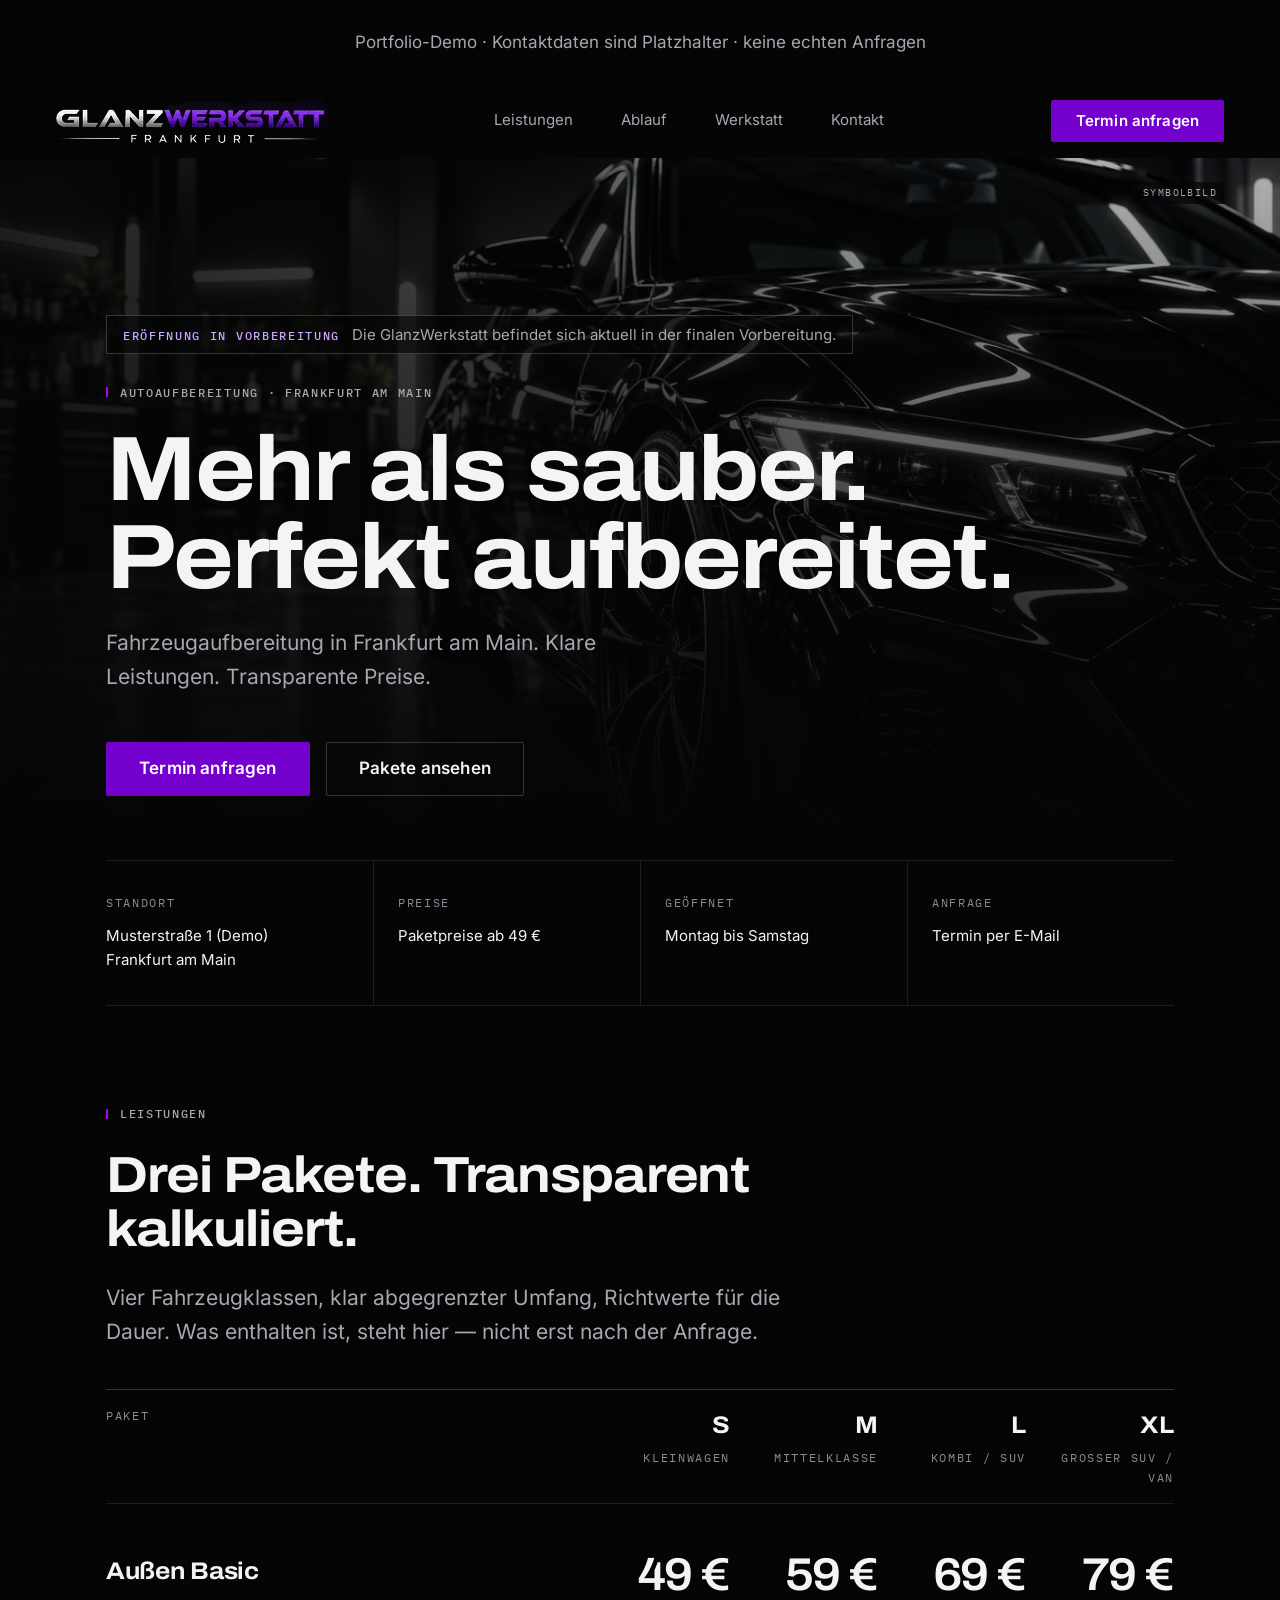
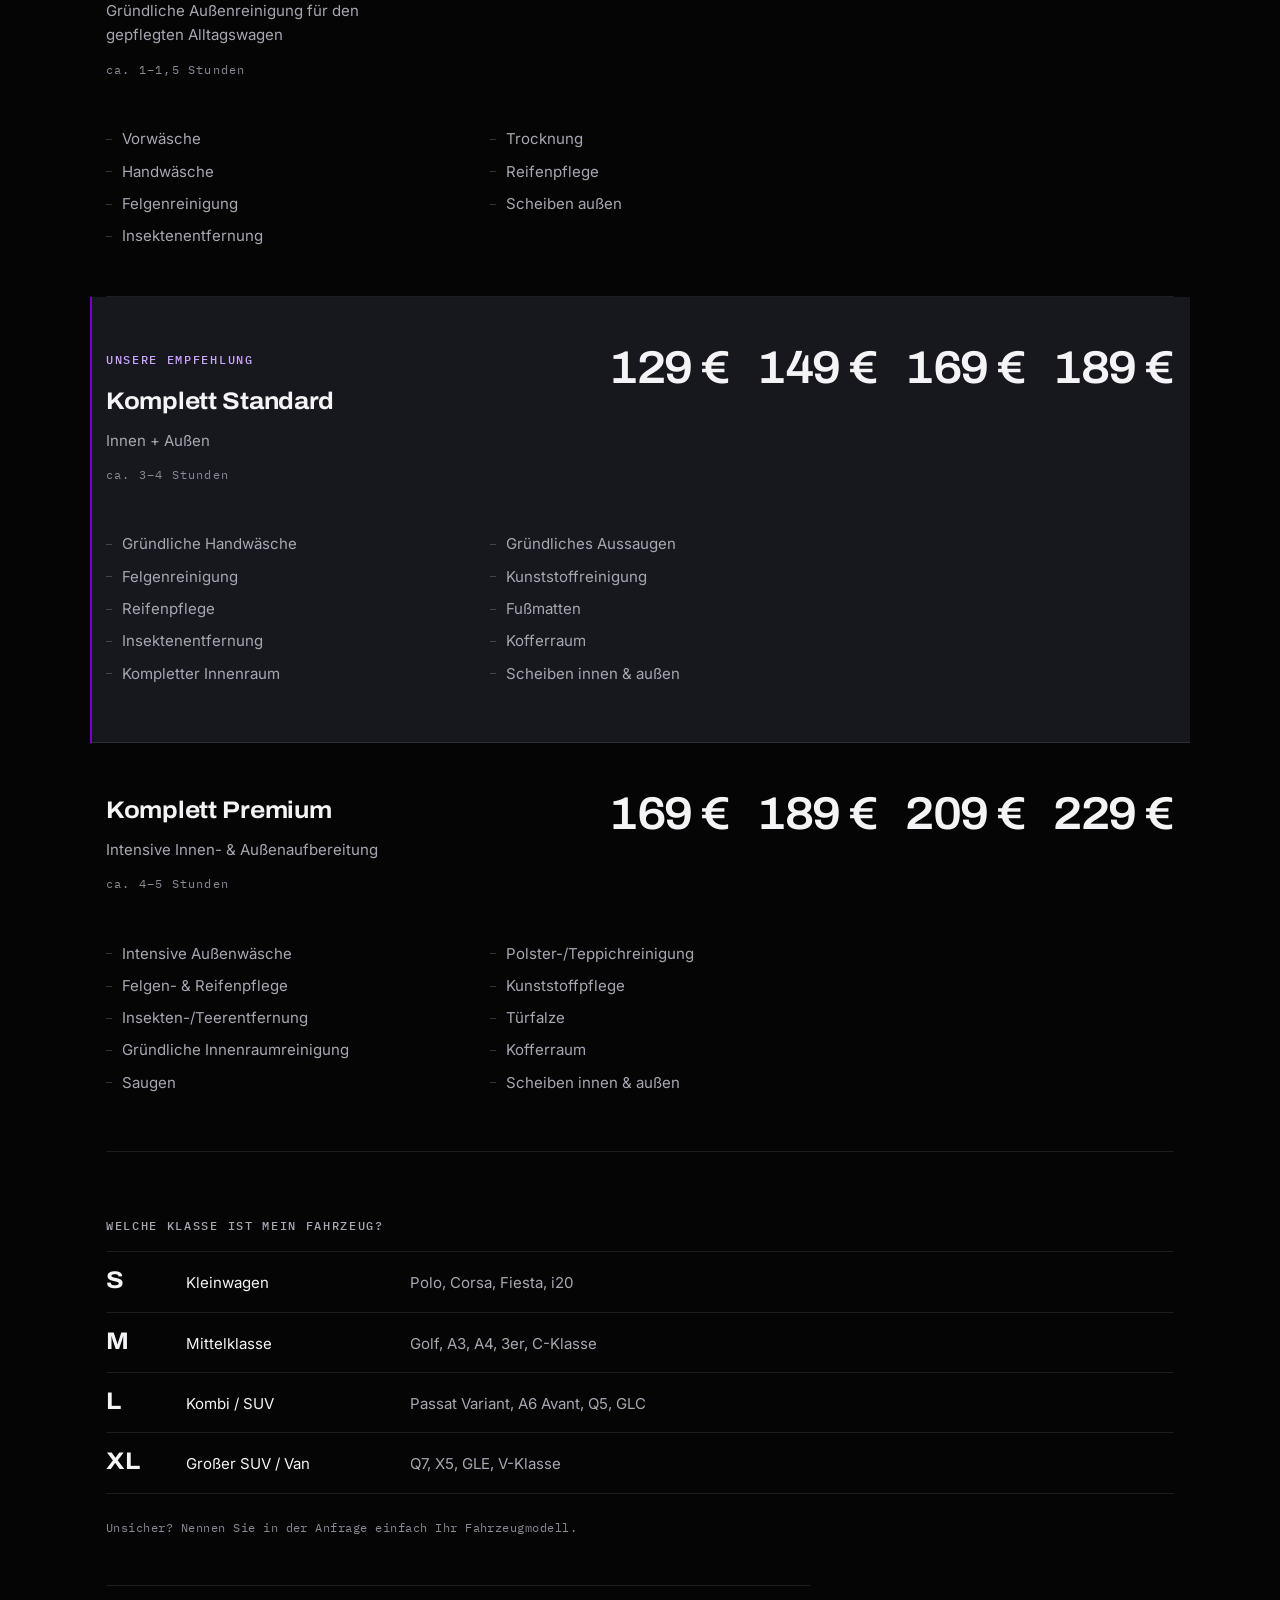
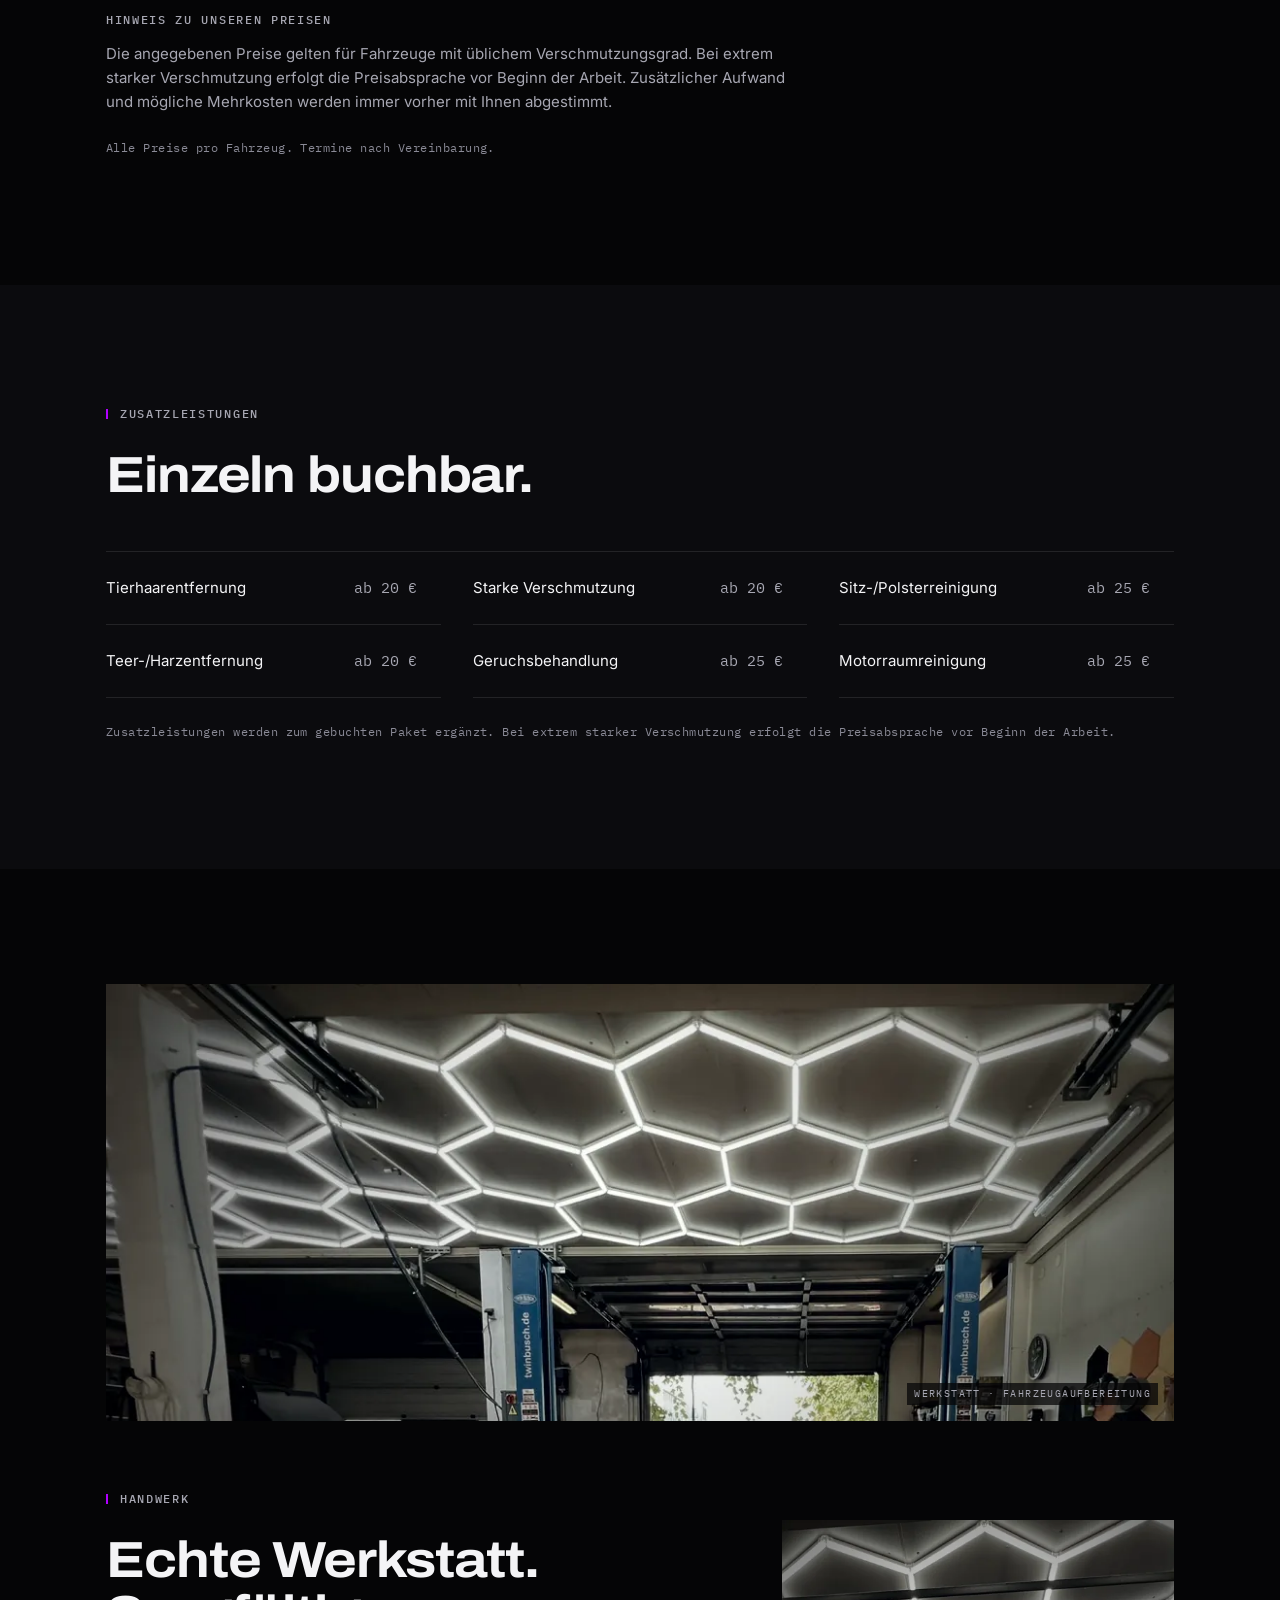
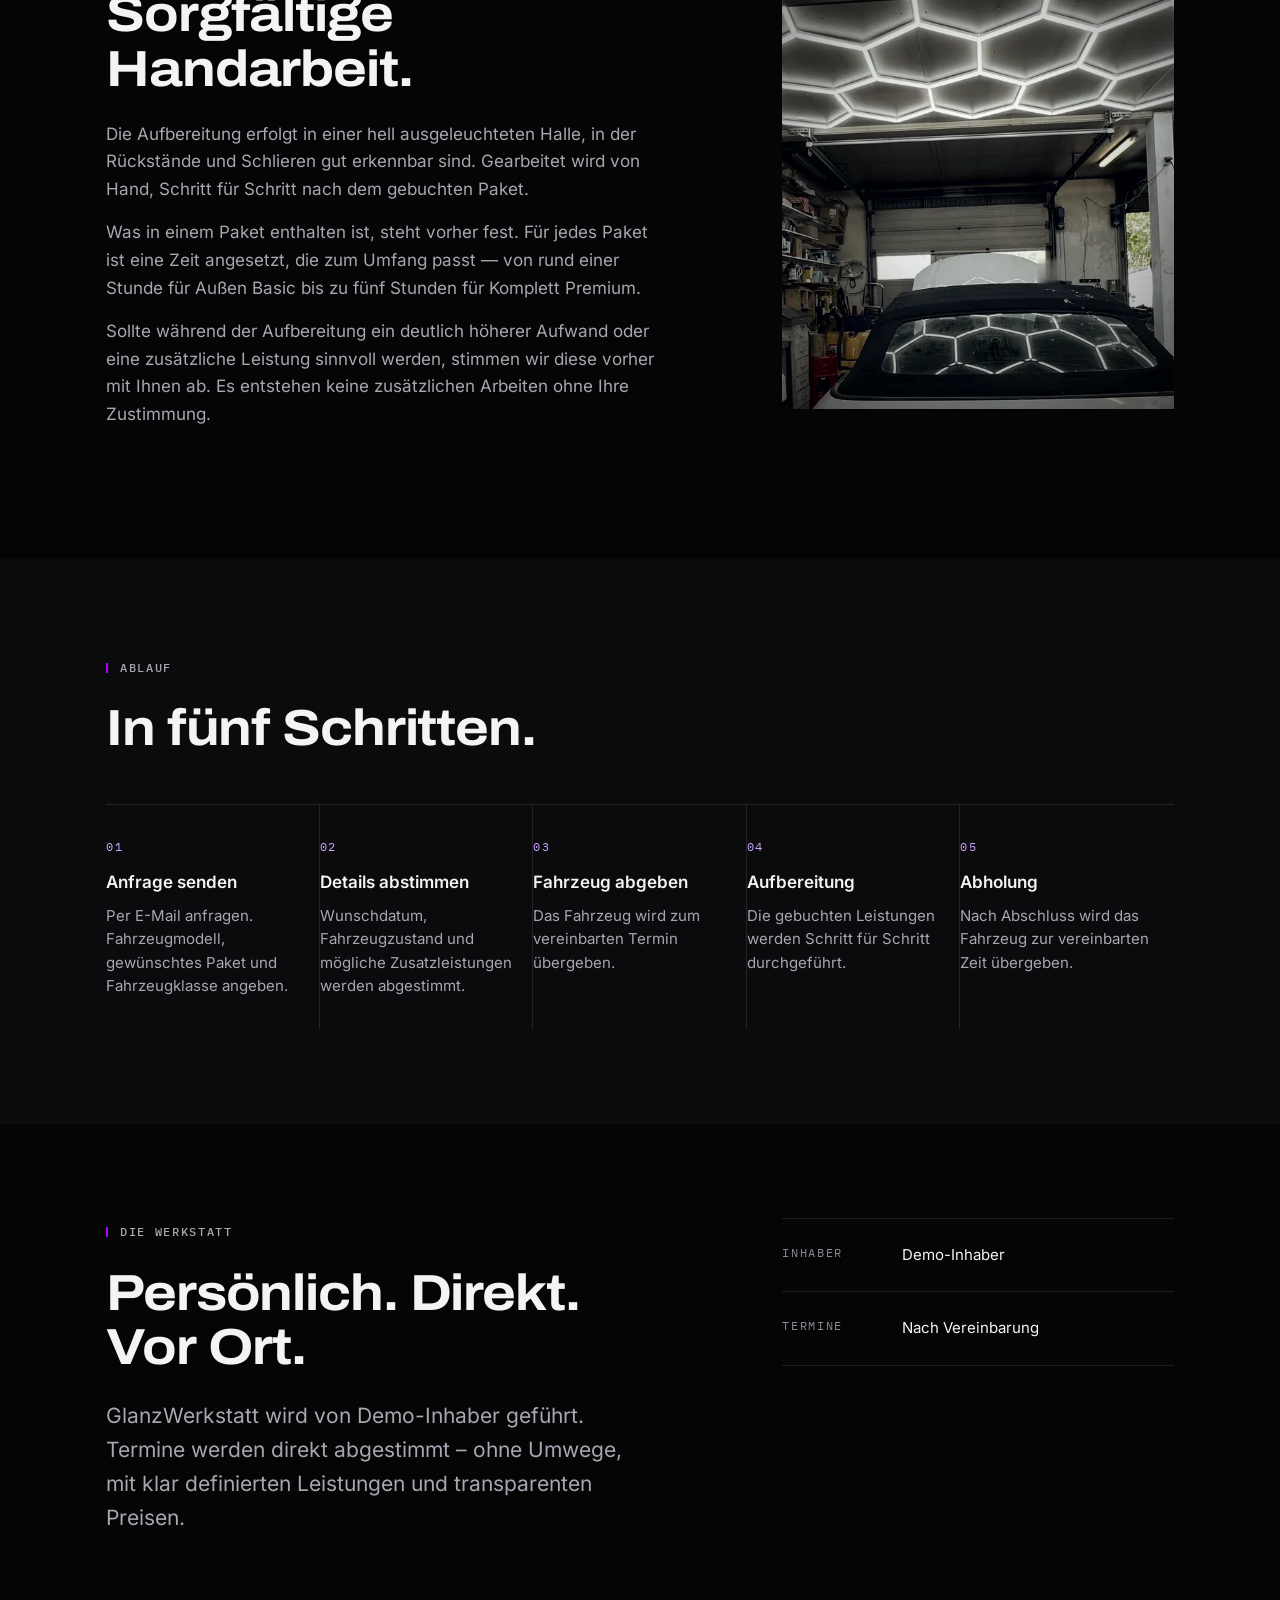
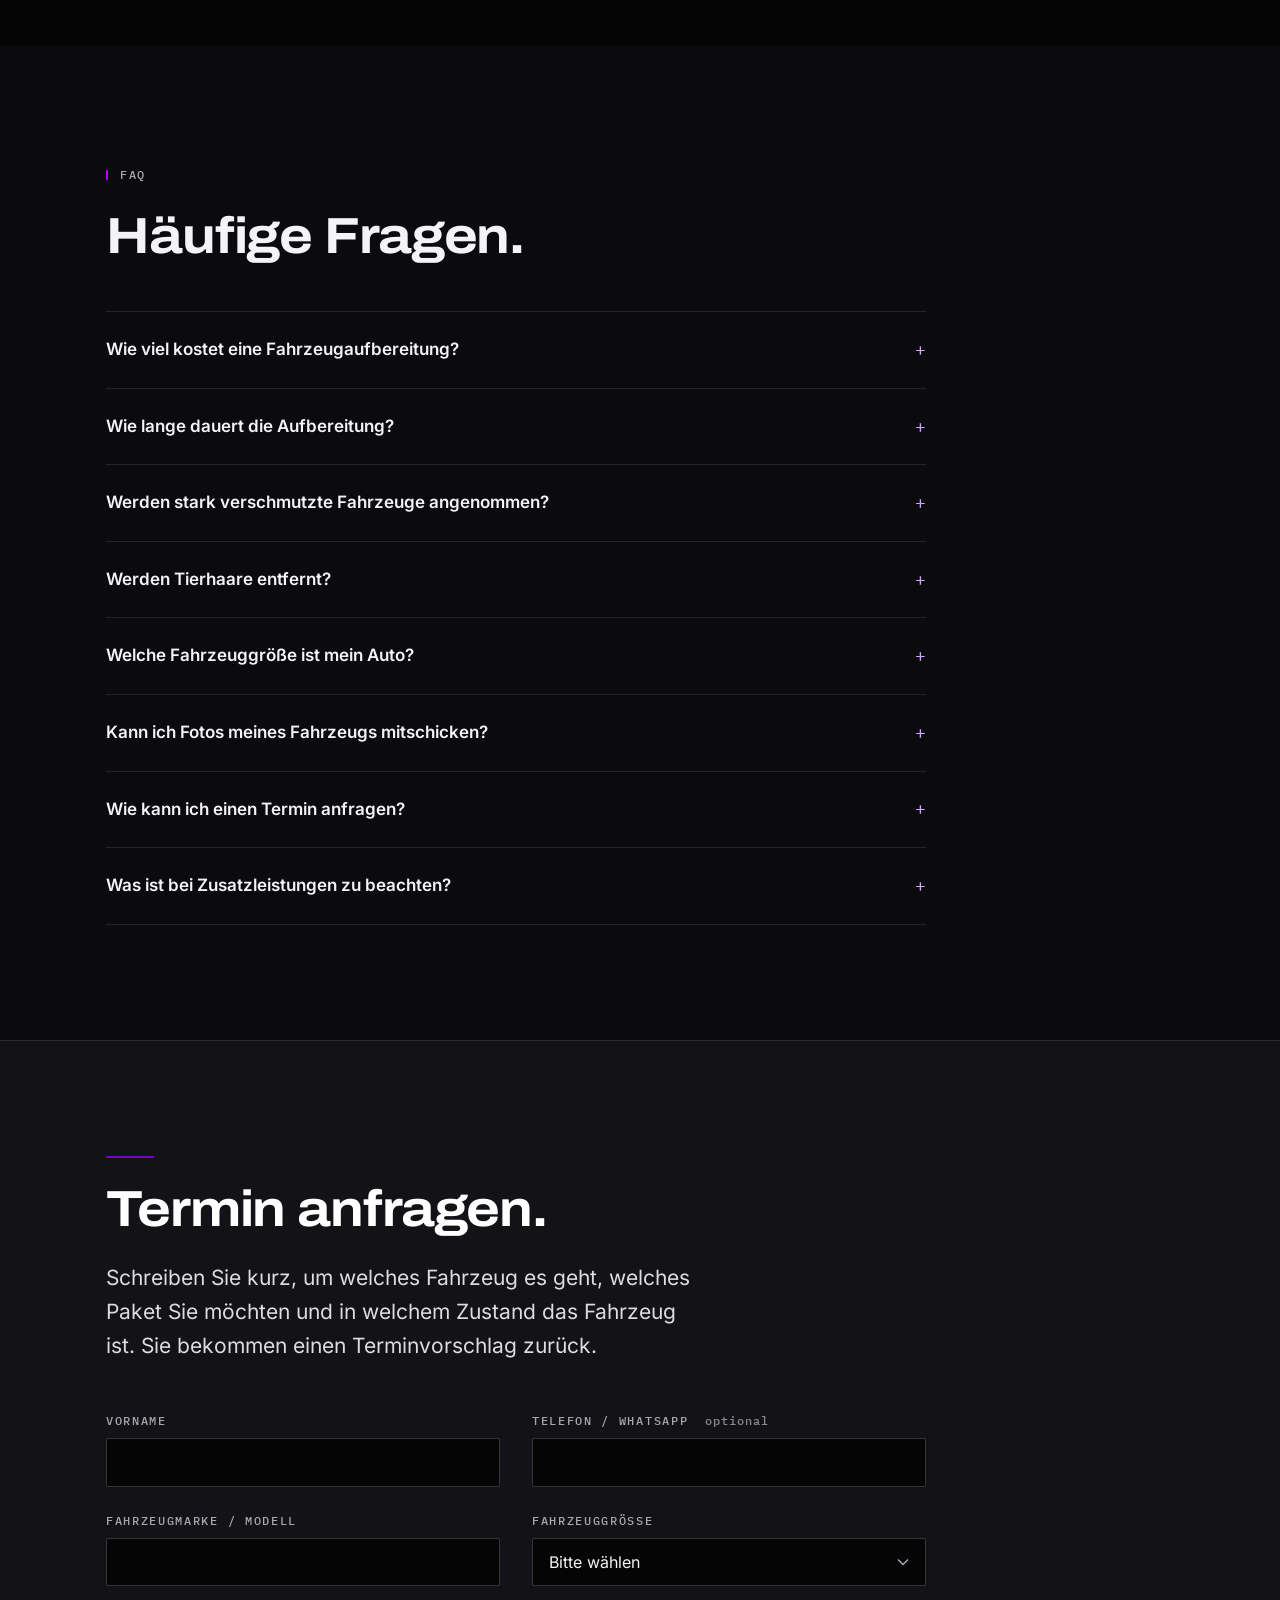
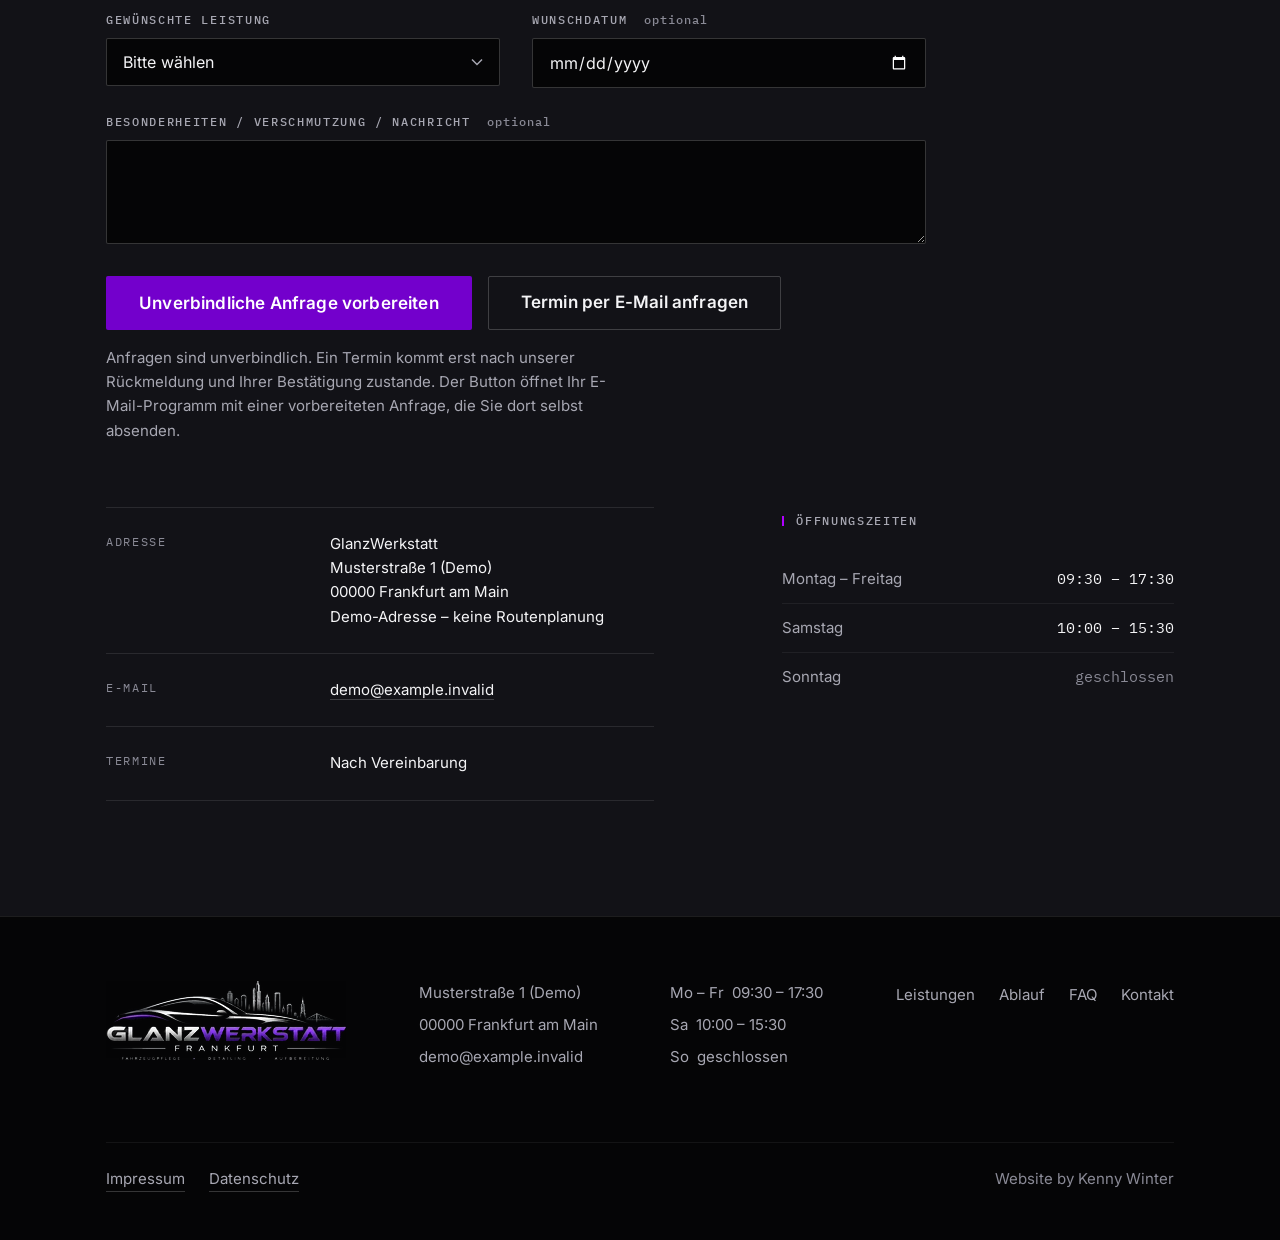
<file: site/index.html>
<!doctype html>
<html lang="de">
<head>
<meta charset="utf-8">
<meta name="viewport" content="width=device-width, initial-scale=1">

<title>Autoaufbereitung Frankfurt – GlanzWerkstatt</title>
<meta name="description" content="Fahrzeugaufbereitung in Frankfurt am Main. Paketpreise ab 49 €, Innen- und Außenaufbereitung, Terminanfrage per E-Mail. Musterstraße 1 (Demo).">
<link rel="canonical" href="https://glanzwerkstatt-ffm.de/">


<meta property="og:type" content="website">
<meta property="og:locale" content="de_DE">
<meta property="og:site_name" content="GlanzWerkstatt">
<meta property="og:title" content="Autoaufbereitung Frankfurt – GlanzWerkstatt">
<meta property="og:description" content="Fahrzeugaufbereitung in Frankfurt am Main. Paketpreise ab 49 €, Terminanfrage per E-Mail.">
<meta property="og:url" content="https://glanzwerkstatt-ffm.de/">
<meta name="theme-color" content="#050506">
<link rel="icon" href="assets/brand/web/favicon-16x16.png" sizes="16x16" type="image/png">
<link rel="icon" href="assets/brand/web/favicon-32x32.png" sizes="32x32" type="image/png">
<link rel="icon" href="assets/brand/web/favicon-48x48.png" sizes="48x48" type="image/png">
<link rel="icon" href="assets/brand/web/glanzwerkstatt-favicon.svg" type="image/svg+xml">
<link rel="apple-touch-icon" href="assets/brand/web/favicon-180x180.png" sizes="180x180">

<link rel="preload" href="assets/fonts/archivo-400-800.woff2" as="font" type="font/woff2" crossorigin>
<link rel="preload" as="image" href="assets/img/hero-vehicle-neutral-1422.webp"
      imagesrcset="assets/img/hero-vehicle-neutral-960.webp 960w, assets/img/hero-vehicle-neutral-1422.webp 1422w"
      imagesizes="100vw" fetchpriority="high">
<link rel="stylesheet" href="styles/tokens.css">
<link rel="stylesheet" href="styles/site.css">


</head>
<body>
<p style="padding:12px;text-align:center">Portfolio-Demo · Kontaktdaten sind Platzhalter · keine echten Anfragen</p>

<a class="skip" href="#main">Zum Inhalt springen</a>

<header class="site-head">
  <div class="nav" data-nav>
    <a class="brand" href="#top" aria-label="GlanzWerkstatt, zur Startseite">
      <img class="brandmark" src="assets/brand/web/glanzwerkstatt-header-wordmark-1x.webp"
           srcset="assets/brand/web/glanzwerkstatt-header-wordmark-1x.webp 1x, assets/brand/web/glanzwerkstatt-header-wordmark-2x.webp 2x"
           width="272" height="44" alt="GlanzWerkstatt Frankfurt">
    </a>
    <nav class="nav__links" aria-label="Hauptnavigation">
      <a class="nav__link" href="#leistungen">Leistungen</a>
      <a class="nav__link" href="#ablauf">Ablauf</a>
      <a class="nav__link" href="#werkstatt">Werkstatt</a>
      <a class="nav__link" href="#kontakt">Kontakt</a>
    </nav>
    <a class="btn btn--primary btn--sm nav__cta"
       href="mailto:demo@example.invalid?subject=Terminanfrage%20%E2%80%93%20GlanzWerkstatt&amp;body=Hallo%20GlanzWerkstatt%2C%0D%0A%0D%0Aich%20m%C3%B6chte%20gerne%20einen%20Termin%20anfragen.%0D%0A%0D%0APaket%20%28Au%C3%9Fen%20Basic%20%2F%20Komplett%20Standard%20%2F%20Komplett%20Premium%29%3A%0D%0AFahrzeugklasse%20%28S%20%2F%20M%20%2F%20L%20%2F%20XL%29%3A%0D%0AFahrzeugmodell%3A%0D%0AWunschdatum%20%28optional%29%3A%0D%0ABesonderheiten%20%2F%20Verschmutzung%20%28optional%29%3A%0D%0A%0D%0AOptional%20kann%20ich%20Fotos%20des%20Fahrzeugs%20anh%C3%A4ngen.%0D%0A%0D%0AViele%20Gr%C3%BC%C3%9Fe%0D%0A">Termin anfragen<span class="u-vh"> per E-Mail</span></a>
    <button class="nav__burger" type="button" aria-label="Menü öffnen"
            aria-expanded="false" aria-controls="m-menu" data-menu-open>
      <span class="nav__burger-ico" aria-hidden="true"></span>
    </button>
  </div>
</header>

<div class="menu" id="m-menu" data-open="false" role="dialog" aria-modal="true" aria-label="Navigation">
  <div class="menu__top">
    <img class="brandmark" src="assets/brand/web/glanzwerkstatt-header-wordmark-1x.webp"
         srcset="assets/brand/web/glanzwerkstatt-header-wordmark-1x.webp 1x, assets/brand/web/glanzwerkstatt-header-wordmark-2x.webp 2x"
         width="272" height="44" alt="">
    <button class="menu__close" type="button" aria-label="Menü schließen" data-menu-close>&times;</button>
  </div>
  <nav aria-label="Menü">
    <ul class="menu__list">
      <li><a class="menu__link" href="#leistungen">Leistungen</a></li>
      <li><a class="menu__link" href="#zusatz">Zusatzleistungen</a></li>
      <li><a class="menu__link" href="#ablauf">Ablauf</a></li>
      <li><a class="menu__link" href="#werkstatt">Werkstatt</a></li>
      <li><a class="menu__link" href="#faq">FAQ</a></li>
      <li><a class="menu__link" href="#kontakt">Kontakt</a></li>
    </ul>
  </nav>
  <div class="menu__foot">
    <a class="btn btn--primary btn--wa" style="width:100%" data-wa hidden>Per WhatsApp anfragen</a>
    <a class="btn btn--primary" style="width:100%"
       href="mailto:demo@example.invalid?subject=Terminanfrage%20%E2%80%93%20GlanzWerkstatt&amp;body=Hallo%20GlanzWerkstatt%2C%0D%0A%0D%0Aich%20m%C3%B6chte%20gerne%20einen%20Termin%20anfragen.%0D%0A%0D%0APaket%20%28Au%C3%9Fen%20Basic%20%2F%20Komplett%20Standard%20%2F%20Komplett%20Premium%29%3A%0D%0AFahrzeugklasse%20%28S%20%2F%20M%20%2F%20L%20%2F%20XL%29%3A%0D%0AFahrzeugmodell%3A%0D%0AWunschdatum%20%28optional%29%3A%0D%0ABesonderheiten%20%2F%20Verschmutzung%20%28optional%29%3A%0D%0A%0D%0AOptional%20kann%20ich%20Fotos%20des%20Fahrzeugs%20anh%C3%A4ngen.%0D%0A%0D%0AViele%20Gr%C3%BC%C3%9Fe%0D%0A">Termin per E-Mail anfragen</a>
  </div>
</div>

<main id="main">

<section class="hero" id="top">
  <div class="hero__media">
    <img class="hero__img" src="assets/img/hero-vehicle-neutral-1422.webp"
         srcset="assets/img/hero-vehicle-neutral-960.webp 960w, assets/img/hero-vehicle-neutral-1422.webp 1422w"
         sizes="100vw" width="1422" height="941" fetchpriority="high"
         alt="Schwarze Limousine mit spiegelndem Lack auf nassem Hallenboden">
    <div class="hero__scrim" aria-hidden="true"></div>
    <span class="imgtag imgtag--top">Symbolbild</span>
  </div>
  <div class="u-wrap hero__content anim">
    <p class="soon">
      <span class="soon__k">Eröffnung in Vorbereitung</span>
      <span class="soon__t">Die GlanzWerkstatt befindet sich aktuell in der finalen Vorbereitung.</span>
    </p>
    <p class="u-eyebrow">Autoaufbereitung · Frankfurt am Main</p>
    <h1 class="u-display hero__title">Mehr als sauber. Perfekt aufbereitet.</h1>
    <p class="u-lead hero__lead">
      Fahrzeugaufbereitung in Frankfurt am Main. Klare Leistungen.
      Transparente Preise.
    </p>
    <div class="btn-row hero__cta">
      <!-- WhatsApp: inactive until a business number exists. To activate, set
           href="https://wa.me/<NUMMER>?text=..." and remove the hidden attribute
           (here, in the menu and in the closing CTA). -->
      <a class="btn btn--primary btn--wa" data-wa hidden>Per WhatsApp anfragen</a>
      <a class="btn btn--primary"
         href="mailto:demo@example.invalid?subject=Terminanfrage%20%E2%80%93%20GlanzWerkstatt&amp;body=Hallo%20GlanzWerkstatt%2C%0D%0A%0D%0Aich%20m%C3%B6chte%20gerne%20einen%20Termin%20anfragen.%0D%0A%0D%0APaket%20%28Au%C3%9Fen%20Basic%20%2F%20Komplett%20Standard%20%2F%20Komplett%20Premium%29%3A%0D%0AFahrzeugklasse%20%28S%20%2F%20M%20%2F%20L%20%2F%20XL%29%3A%0D%0AFahrzeugmodell%3A%0D%0AWunschdatum%20%28optional%29%3A%0D%0ABesonderheiten%20%2F%20Verschmutzung%20%28optional%29%3A%0D%0A%0D%0AOptional%20kann%20ich%20Fotos%20des%20Fahrzeugs%20anh%C3%A4ngen.%0D%0A%0D%0AViele%20Gr%C3%BC%C3%9Fe%0D%0A">Termin anfragen<span class="u-vh"> per E-Mail</span></a>
      <a class="btn btn--ghost" href="#leistungen">Pakete ansehen</a>
    </div>
  </div>
</section>

<div class="u-wrap">
  <div class="facts">
    <div class="facts__item">
      <div class="facts__k">Standort</div>
      <div class="facts__v">Musterstraße 1 (Demo)<br>Frankfurt am Main</div>
    </div>
    <div class="facts__item">
      <div class="facts__k">Preise</div>
      <div class="facts__v">Paketpreise ab 49&nbsp;€</div>
    </div>
    <div class="facts__item">
      <div class="facts__k">Geöffnet</div>
      <div class="facts__v">Montag bis Samstag</div>
    </div>
    <div class="facts__item">
      <div class="facts__k">Anfrage</div>
      <div class="facts__v">Termin per E-Mail</div>
    </div>
  </div>
</div>

<section class="u-wrap section section--snug-top" id="leistungen">
  <div class="section__hd section__hd--snug">
    <p class="u-eyebrow">Leistungen</p>
    <h2 class="u-display section__title">Drei Pakete. Transparent kalkuliert.</h2>
    <p class="u-lead section__intro">
      Vier Fahrzeugklassen, klar abgegrenzter Umfang, Richtwerte für die Dauer.
      Was enthalten ist, steht hier — nicht erst nach der Anfrage.
    </p>
  </div>

  <div class="board">
    <div class="board__head" aria-hidden="true">
      <div class="board__hc">Paket</div>
      <div class="board__hc"><span class="board__cls">S</span>Kleinwagen</div>
      <div class="board__hc"><span class="board__cls">M</span>Mittelklasse</div>
      <div class="board__hc"><span class="board__cls">L</span>Kombi / SUV</div>
      <div class="board__hc"><span class="board__cls">XL</span>Großer SUV / Van</div>
    </div>

    <div class="row">
      <div class="row__head">
        <h3 class="row__name">Außen Basic</h3>
        <p class="row__desc">Gründliche Außenreinigung für den gepflegten Alltagswagen</p>
        <div class="row__dur">ca. 1–1,5 Stunden</div>
      </div>
      <div class="row__cell"><span class="row__ck">S · Kleinwagen</span><div class="row__price">49 €</div></div>
      <div class="row__cell"><span class="row__ck">M · Mittelklasse</span><div class="row__price">59 €</div></div>
      <div class="row__cell"><span class="row__ck">L · Kombi / SUV</span><div class="row__price">69 €</div></div>
      <div class="row__cell"><span class="row__ck">XL · Großer SUV / Van</span><div class="row__price">79 €</div></div>
      <ul class="row__incl" aria-label="Enthalten in Außen Basic">
        <li>Vorwäsche</li>
        <li>Handwäsche</li>
        <li>Felgenreinigung</li>
        <li>Insektenentfernung</li>
        <li>Trocknung</li>
        <li>Reifenpflege</li>
        <li>Scheiben außen</li>
      </ul>
    </div>

    <div class="row row--rec">
      <div class="row__head">
        <span class="row__tag">Unsere Empfehlung</span>
        <h3 class="row__name">Komplett Standard</h3>
        <p class="row__desc">Innen + Außen</p>
        <div class="row__dur">ca. 3–4 Stunden</div>
      </div>
      <div class="row__cell"><span class="row__ck">S · Kleinwagen</span><div class="row__price">129 €</div></div>
      <div class="row__cell"><span class="row__ck">M · Mittelklasse</span><div class="row__price">149 €</div></div>
      <div class="row__cell"><span class="row__ck">L · Kombi / SUV</span><div class="row__price">169 €</div></div>
      <div class="row__cell"><span class="row__ck">XL · Großer SUV / Van</span><div class="row__price">189 €</div></div>
      <ul class="row__incl" aria-label="Enthalten in Komplett Standard">
        <li>Gründliche Handwäsche</li>
        <li>Felgenreinigung</li>
        <li>Reifenpflege</li>
        <li>Insektenentfernung</li>
        <li>Kompletter Innenraum</li>
        <li>Gründliches Aussaugen</li>
        <li>Kunststoffreinigung</li>
        <li>Fußmatten</li>
        <li>Kofferraum</li>
        <li>Scheiben innen &amp; außen</li>
      </ul>
    </div>

    <div class="row">
      <div class="row__head">
        <h3 class="row__name">Komplett Premium</h3>
        <p class="row__desc">Intensive Innen- &amp; Außenaufbereitung</p>
        <div class="row__dur">ca. 4–5 Stunden</div>
      </div>
      <div class="row__cell"><span class="row__ck">S · Kleinwagen</span><div class="row__price">169 €</div></div>
      <div class="row__cell"><span class="row__ck">M · Mittelklasse</span><div class="row__price">189 €</div></div>
      <div class="row__cell"><span class="row__ck">L · Kombi / SUV</span><div class="row__price">209 €</div></div>
      <div class="row__cell"><span class="row__ck">XL · Großer SUV / Van</span><div class="row__price">229 €</div></div>
      <ul class="row__incl" aria-label="Enthalten in Komplett Premium">
        <li>Intensive Außenwäsche</li>
        <li>Felgen- &amp; Reifenpflege</li>
        <li>Insekten-/Teerentfernung</li>
        <li>Gründliche Innenraumreinigung</li>
        <li>Saugen</li>
        <li>Polster-/Teppichreinigung</li>
        <li>Kunststoffpflege</li>
        <li>Türfalze</li>
        <li>Kofferraum</li>
        <li>Scheiben innen &amp; außen</li>
      </ul>
    </div>
  </div>

  <div class="vc" id="fahrzeugklassen">
    <h3 class="vc__title">Welche Klasse ist mein Fahrzeug?</h3>
    <ul class="vc__list">
      <li class="vc__row"><span class="vc__k">S</span><span class="vc__n">Kleinwagen</span><span class="vc__ex">Polo, Corsa, Fiesta, i20</span></li>
      <li class="vc__row"><span class="vc__k">M</span><span class="vc__n">Mittelklasse</span><span class="vc__ex">Golf, A3, A4, 3er, C-Klasse</span></li>
      <li class="vc__row"><span class="vc__k">L</span><span class="vc__n">Kombi / SUV</span><span class="vc__ex">Passat Variant, A6 Avant, Q5, GLC</span></li>
      <li class="vc__row"><span class="vc__k">XL</span><span class="vc__n">Großer SUV / Van</span><span class="vc__ex">Q7, X5, GLE, V-Klasse</span></li>
    </ul>
    <p class="note-line">Unsicher? Nennen Sie in der Anfrage einfach Ihr Fahrzeugmodell.</p>
  </div>

  <div class="pricenote">
    <h3 class="pricenote__title">Hinweis zu unseren Preisen</h3>
    <p class="pricenote__body">
      Die angegebenen Preise gelten für Fahrzeuge mit üblichem
      Verschmutzungsgrad. Bei extrem starker Verschmutzung erfolgt die
      Preisabsprache vor Beginn der Arbeit. Zusätzlicher Aufwand und mögliche
      Mehrkosten werden immer vorher mit Ihnen abgestimmt.
    </p>
  </div>

  <p class="note-line">Alle Preise pro Fahrzeug. Termine nach Vereinbarung.</p>
</section>

<section class="section section--alt" id="zusatz">
  <div class="u-wrap">
    <div class="section__hd">
      <p class="u-eyebrow">Zusatzleistungen</p>
      <h2 class="u-display section__title">Einzeln buchbar.</h2>
    </div>

    <div class="opt">
      <div class="opt__item"><span class="opt__name">Tierhaarentfernung</span><span class="opt__price">ab 20 €</span></div>
      <div class="opt__item"><span class="opt__name">Starke Verschmutzung</span><span class="opt__price">ab 20 €</span></div>
      <div class="opt__item"><span class="opt__name">Sitz-/Polsterreinigung</span><span class="opt__price">ab 25 €</span></div>
      <div class="opt__item"><span class="opt__name">Teer-/Harzentfernung</span><span class="opt__price">ab 20 €</span></div>
      <div class="opt__item"><span class="opt__name">Geruchsbehandlung</span><span class="opt__price">ab 25 €</span></div>
      <div class="opt__item"><span class="opt__name">Motorraumreinigung</span><span class="opt__price">ab 25 €</span></div>
    </div>

    <p class="note-line">
      Zusatzleistungen werden zum gebuchten Paket ergänzt. Bei extrem starker
      Verschmutzung erfolgt die Preisabsprache vor Beginn der Arbeit.
    </p>
  </div>
</section>

<section class="u-wrap section" id="handwerk">
  <figure class="media media--wide craft__wide">
    <img class="media__img media__img--hall" src="assets/img/werkstatt-halle-1100.webp"
         width="1100" height="450" loading="lazy" decoding="async"
         alt="Werkstatthalle mit sechseckiger LED-Deckenbeleuchtung und zwei Hebebühnen">
    <figcaption class="imgtag">Werkstatt · Fahrzeugaufbereitung</figcaption>
  </figure>
  <div class="craft">
    <div>
      <p class="u-eyebrow">Handwerk</p>
      <h2 class="u-display craft__title">Echte Werkstatt. Sorgfältige Handarbeit.</h2>
      <div class="craft__body u-measure">
        <p>
          Die Aufbereitung erfolgt in einer hell ausgeleuchteten Halle, in der
          Rückstände und Schlieren gut erkennbar sind. Gearbeitet wird von
          Hand, Schritt für Schritt nach dem gebuchten Paket.
        </p>
        <p>
          Was in einem Paket enthalten ist, steht vorher fest. Für jedes Paket
          ist eine Zeit angesetzt, die zum Umfang passt — von rund einer Stunde
          für Außen Basic bis zu fünf Stunden für Komplett Premium.
        </p>
        <p>
          Sollte während der Aufbereitung ein deutlich höherer Aufwand oder eine
          zusätzliche Leistung sinnvoll werden, stimmen wir diese vorher mit
          Ihnen ab. Es entstehen keine zusätzlichen Arbeiten ohne Ihre
          Zustimmung.
        </p>
      </div>
    </div>
    <div class="craft__media">
      <figure class="media media--portrait">
        <img class="media__img media__img--detail" src="assets/img/werkstatt-detail-560.webp"
             width="560" height="700" loading="lazy" decoding="async"
             alt="Cabrio in der Werkstatt, die Wabenbeleuchtung spiegelt sich in der Heckscheibe">
      </figure>
    </div>
  </div>
</section>

<section class="section section--alt section--snug" id="ablauf">
  <div class="u-wrap">
    <div class="section__hd">
      <p class="u-eyebrow">Ablauf</p>
      <h2 class="u-display section__title">In fünf Schritten.</h2>
    </div>
    <ol class="steps">
      <li class="steps__item"><div class="steps__n">01</div><div class="steps__t">Anfrage senden</div><div class="steps__d">Per E-Mail anfragen. Fahrzeugmodell, gewünschtes Paket und Fahrzeugklasse angeben.</div></li>
      <li class="steps__item"><div class="steps__n">02</div><div class="steps__t">Details abstimmen</div><div class="steps__d">Wunschdatum, Fahrzeugzustand und mögliche Zusatzleistungen werden abgestimmt.</div></li>
      <li class="steps__item"><div class="steps__n">03</div><div class="steps__t">Fahrzeug abgeben</div><div class="steps__d">Das Fahrzeug wird zum vereinbarten Termin übergeben.</div></li>
      <li class="steps__item"><div class="steps__n">04</div><div class="steps__t">Aufbereitung</div><div class="steps__d">Die gebuchten Leistungen werden Schritt für Schritt durchgeführt.</div></li>
      <li class="steps__item"><div class="steps__n">05</div><div class="steps__t">Abholung</div><div class="steps__d">Nach Abschluss wird das Fahrzeug zur vereinbarten Zeit übergeben.</div></li>
    </ol>
  </div>
</section>

<section class="u-wrap section section--snug" id="werkstatt">
  <div class="craft craft--text">
    <div>
      <p class="u-eyebrow">Die Werkstatt</p>
      <h2 class="u-display craft__title">Persönlich. Direkt. Vor&nbsp;Ort.</h2>
      <div class="craft__body u-measure">
        <p class="u-lead">
          GlanzWerkstatt wird von Demo-Inhaber geführt. Termine werden
          direkt abgestimmt – ohne Umwege, mit klar definierten Leistungen und
          transparenten Preisen.
        </p>
      </div>
    </div>
    <div>
      <dl class="dl dl--compact">
        <div class="dl__row">
          <dt class="dl__k">Inhaber</dt>
          <dd class="dl__v">Demo-Inhaber</dd>
        </div>
        <div class="dl__row">
          <dt class="dl__k">Termine</dt>
          <dd class="dl__v">Nach Vereinbarung</dd>
        </div>
      </dl>
    </div>
  </div>
</section>

<section class="section section--alt" id="faq">
  <div class="u-wrap">
    <div class="section__hd">
      <p class="u-eyebrow">FAQ</p>
      <h2 class="u-display section__title">Häufige Fragen.</h2>
    </div>

    <div class="faq">
      <details class="faq__item">
        <summary class="faq__q">Wie viel kostet eine Fahrzeugaufbereitung?</summary>
        <div class="faq__a">
          <p>
            Der Preis richtet sich nach dem Paket und der Fahrzeugklasse S, M, L
            oder XL: Außen Basic ab 49&nbsp;€, Komplett Standard ab 129&nbsp;€,
            Komplett Premium ab 169&nbsp;€. Alle Preise stehen in der
            <a href="#leistungen">Preisübersicht</a>.
          </p>
        </div>
      </details>
      <details class="faq__item">
        <summary class="faq__q">Wie lange dauert die Aufbereitung?</summary>
        <div class="faq__a">
          <p>Das hängt vom Paket ab. Richtwerte:</p>
          <ul>
            <li>Außen Basic: ca. 1–1,5 Stunden</li>
            <li>Komplett Standard: ca. 3–4 Stunden</li>
            <li>Komplett Premium: ca. 4–5 Stunden</li>
          </ul>
        </div>
      </details>
      <details class="faq__item">
        <summary class="faq__q">Werden stark verschmutzte Fahrzeuge angenommen?</summary>
        <div class="faq__a">
          <p>
            Ja. Bei extrem starker Verschmutzung erfolgt die Preisabsprache vor
            Beginn der Arbeit.
          </p>
        </div>
      </details>
      <details class="faq__item">
        <summary class="faq__q">Werden Tierhaare entfernt?</summary>
        <div class="faq__a">
          <p>Ja. Die Tierhaarentfernung ist als Zusatzleistung ab 20&nbsp;€ buchbar.</p>
        </div>
      </details>
      <details class="faq__item">
        <summary class="faq__q">Welche Fahrzeuggröße ist mein Auto?</summary>
        <div class="faq__a">
          <p>
            Die Klassen S, M, L und XL sind in der
            <a href="#fahrzeugklassen">Übersicht der Fahrzeugklassen</a> mit
            Beispielmodellen erklärt. Wenn Sie unsicher sind, nennen Sie in der
            Anfrage einfach Ihr Fahrzeugmodell.
          </p>
        </div>
      </details>
      <details class="faq__item">
        <summary class="faq__q">Kann ich Fotos meines Fahrzeugs mitschicken?</summary>
        <div class="faq__a">
          <p>
            Ja, gern. Fotos helfen, den Zustand des Fahrzeugs und einen möglichen
            Mehraufwand vorab einzuschätzen. Hängen Sie sie einfach an Ihre
            E-Mail an.
          </p>
        </div>
      </details>
      <details class="faq__item">
        <summary class="faq__q">Wie kann ich einen Termin anfragen?</summary>
        <div class="faq__a">
          <p>
            Per E-Mail an
            <a href="mailto:demo@example.invalid">demo@example.invalid</a>.
            Über den Button „Termin per E-Mail anfragen“ öffnet sich eine
            Vorlage, in der Paket, Fahrzeugklasse, Fahrzeugmodell und
            Wunschdatum bereits abgefragt werden.
          </p>
        </div>
      </details>
      <details class="faq__item">
        <summary class="faq__q">Was ist bei Zusatzleistungen zu beachten?</summary>
        <div class="faq__a">
          <p>
            <a href="#zusatz">Zusatzleistungen</a> werden separat berechnet und
            zum gebuchten Paket ergänzt. Bei extrem starker Verschmutzung erfolgt
            die Preisabsprache vor Beginn der Arbeit.
          </p>
        </div>
      </details>
    </div>
  </div>
</section>

<section class="endcta" id="kontakt">
  <div class="u-wrap endcta__inner">
    <h2 class="u-display endcta__title">Termin anfragen.</h2>
    <p class="u-lead endcta__lead">
      Schreiben Sie kurz, um welches Fahrzeug es geht, welches Paket Sie
      möchten und in welchem Zustand das Fahrzeug ist. Sie bekommen einen
      Terminvorschlag zurück.
    </p>

    <!-- Inquiry form. No form backend yet: js/site.js turns the entries into
         the booking email (data-mailto) and opens the mail client. To use a
         real endpoint later, set action/method to it and remove data-mailto;
         the script then leaves the native submit alone. -->
    <form class="inq" id="anfrage" action="mailto:demo@example.invalid"
          method="post" enctype="text/plain" data-mailto="demo@example.invalid">
      <div class="inq__field">
        <label class="inq__label" for="inq-vorname">Vorname</label>
        <input class="inq__input" id="inq-vorname" name="vorname" type="text"
               autocomplete="given-name" maxlength="60" required>
      </div>
      <div class="inq__field">
        <label class="inq__label" for="inq-telefon">Telefon / WhatsApp <span class="inq__opt">optional</span></label>
        <input class="inq__input" id="inq-telefon" name="telefon" type="tel"
               autocomplete="tel" inputmode="tel" maxlength="30">
      </div>
      <div class="inq__field">
        <label class="inq__label" for="inq-modell">Fahrzeugmarke / Modell</label>
        <input class="inq__input" id="inq-modell" name="modell" type="text"
               autocomplete="off" maxlength="80" required>
      </div>
      <div class="inq__field">
        <label class="inq__label" for="inq-klasse">Fahrzeuggröße</label>
        <select class="inq__input inq__select" id="inq-klasse" name="klasse" required>
          <option value="">Bitte wählen</option>
          <option>S – Kleinwagen</option>
          <option>M – Mittelklasse</option>
          <option>L – Kombi / SUV</option>
          <option>XL – großer SUV / Van</option>
        </select>
      </div>
      <div class="inq__field">
        <label class="inq__label" for="inq-leistung">Gewünschte Leistung</label>
        <select class="inq__input inq__select" id="inq-leistung" name="leistung" required>
          <option value="">Bitte wählen</option>
          <option>Außen Basic</option>
          <option>Komplett Standard</option>
          <option>Komplett Premium</option>
          <option>Zusatzleistung / Beratung</option>
        </select>
      </div>
      <div class="inq__field">
        <label class="inq__label" for="inq-datum">Wunschdatum <span class="inq__opt">optional</span></label>
        <input class="inq__input" id="inq-datum" name="wunschdatum" type="date">
      </div>
      <div class="inq__field inq__field--full">
        <label class="inq__label" for="inq-nachricht">Besonderheiten / Verschmutzung / Nachricht <span class="inq__opt">optional</span></label>
        <textarea class="inq__input inq__area" id="inq-nachricht" name="nachricht"
                  rows="3" maxlength="400"></textarea>
      </div>
    </form>

    <div class="btn-row endcta__row">
      <button class="btn btn--primary" type="submit" form="anfrage" aria-describedby="inq-hint">Unverbindliche Anfrage vorbereiten</button>
      <a class="btn btn--primary btn--wa" data-wa hidden>Per WhatsApp anfragen</a>
      <a class="btn btn--ghost"
         href="mailto:demo@example.invalid?subject=Terminanfrage%20%E2%80%93%20GlanzWerkstatt&amp;body=Hallo%20GlanzWerkstatt%2C%0D%0A%0D%0Aich%20m%C3%B6chte%20gerne%20einen%20Termin%20anfragen.%0D%0A%0D%0APaket%20%28Au%C3%9Fen%20Basic%20%2F%20Komplett%20Standard%20%2F%20Komplett%20Premium%29%3A%0D%0AFahrzeugklasse%20%28S%20%2F%20M%20%2F%20L%20%2F%20XL%29%3A%0D%0AFahrzeugmodell%3A%0D%0AWunschdatum%20%28optional%29%3A%0D%0ABesonderheiten%20%2F%20Verschmutzung%20%28optional%29%3A%0D%0A%0D%0AOptional%20kann%20ich%20Fotos%20des%20Fahrzeugs%20anh%C3%A4ngen.%0D%0A%0D%0AViele%20Gr%C3%BC%C3%9Fe%0D%0A">Termin per E-Mail anfragen</a>
    </div>
    <p class="inq__hint" id="inq-hint">
      Anfragen sind unverbindlich. Ein Termin kommt erst nach unserer
      Rückmeldung und Ihrer Bestätigung zustande. Der Button öffnet Ihr
      E-Mail-Programm mit einer vorbereiteten Anfrage, die Sie dort selbst
      absenden.
    </p>
    <p class="inq__status" role="status" data-inq-status></p>

    <div class="contact endcta__info">
      <dl class="dl">
        <div class="dl__row">
          <dt class="dl__k">Adresse</dt>
          <dd class="dl__v">
            GlanzWerkstatt<br>
            Musterstraße 1 (Demo)<br>
            00000 Frankfurt am Main<br>
            <span>Demo-Adresse – keine Routenplanung</span>
          </dd>
        </div>
        <div class="dl__row">
          <dt class="dl__k">E-Mail</dt>
          <dd class="dl__v"><a href="mailto:demo@example.invalid">demo@example.invalid</a></dd>
        </div>
        <!-- Phone / WhatsApp: hidden until a confirmed business number exists.
             To activate: 1. put the number in the tel link (text and
             href="tel:+49..."), 2. set the WhatsApp href to
             "https://wa.me/49..." (digits only), 3. remove hidden from this row. -->
        <div class="dl__row" data-phone hidden>
          <dt class="dl__k">Telefon / WhatsApp</dt>
          <dd class="dl__v dl__phone">
            <a class="dl__tel"></a>
            <a class="wa-link" target="_blank" rel="noopener noreferrer">
              <svg class="wa-link__ico" viewBox="0 0 24 24" width="18" height="18" aria-hidden="true" focusable="false">
                <path d="M12 3.2a8.8 8.8 0 0 0-7.6 13.2L3.2 20.8l4.5-1.2A8.8 8.8 0 1 0 12 3.2z" fill="none" stroke="currentColor" stroke-width="1.5" stroke-linejoin="round"/>
                <path d="M9.2 7.9c.2-.4.4-.4.7-.4h.5c.2 0 .4 0 .5.4l.7 1.6c.1.2.1.4 0 .6l-.5.7c-.1.2-.1.3 0 .5a7 7 0 0 0 2.4 2.4c.2.1.3.1.5 0l.7-.5c.2-.1.4-.1.6 0l1.6.7c.3.1.4.3.4.5v.5c0 .3 0 .5-.4.7-.5.3-1.1.5-1.7.4a6.6 6.6 0 0 1-5.6-5.6c-.1-.6.1-1.2.4-1.7z" fill="currentColor"/>
              </svg>
              WhatsApp<span class="u-vh"> (öffnet WhatsApp)</span>
            </a>
          </dd>
        </div>
        <div class="dl__row">
          <dt class="dl__k">Termine</dt>
          <dd class="dl__v">Nach Vereinbarung</dd>
        </div>
      </dl>

      <div>
        <p class="u-eyebrow">Öffnungszeiten</p>
        <div class="hours">
          <div class="hours__row"><span class="hours__d">Montag – Freitag</span><span class="hours__t">09:30 – 17:30</span></div>
          <div class="hours__row"><span class="hours__d">Samstag</span><span class="hours__t">10:00 – 15:30</span></div>
          <div class="hours__row"><span class="hours__d">Sonntag</span><span class="hours__t hours__t--closed">geschlossen</span></div>
        </div>
      </div>
    </div>
  </div>
</section>

</main>

<footer class="footer">
  <div class="u-wrap">
    <div class="footer__top">
      <div class="footer__col">
        <img class="footer__logo" src="assets/brand/web/glanzwerkstatt-logo-primary-240.webp"
             srcset="assets/brand/web/glanzwerkstatt-logo-primary-240.webp 1x, assets/brand/web/glanzwerkstatt-logo-primary-480.webp 2x"
             width="240" height="79" loading="lazy" decoding="async"
             alt="GlanzWerkstatt Frankfurt – Fahrzeugpflege, Detailing, Aufbereitung">
      </div>
      <div class="footer__col">
        <p>Musterstraße 1 (Demo)</p>
        <p>00000 Frankfurt am Main</p>
        <p><a href="mailto:demo@example.invalid" style="color:var(--silver);text-decoration:none">demo@example.invalid</a></p>
      </div>
      <div class="footer__col">
        <p>Mo – Fr &nbsp;09:30 – 17:30</p>
        <p>Sa &nbsp;10:00 – 15:30</p>
        <p>So &nbsp;geschlossen</p>
      </div>
      <div class="footer__col">
        <ul class="footer__nav">
          <li><a href="#leistungen">Leistungen</a></li>
          <li><a href="#ablauf">Ablauf</a></li>
          <li><a href="#faq">FAQ</a></li>
          <li><a href="#kontakt">Kontakt</a></li>
        </ul>
      </div>
    </div>


    <div class="footer__bottom">
      <span class="footer__legal">
        <a href="/impressum.html">Impressum</a>
        <a href="/datenschutz.html">Datenschutz</a>
      </span>
      <span>Website by Kenny Winter</span>
    </div>
  </div>
</footer>

<!-- Mobile booking bar: shown by js/site.js between the hero and the closing
     CTA, on narrow screens only. WhatsApp stays hidden until a business number
     exists (same activation as the other data-wa buttons). -->
<div class="mbar" data-mbar data-show="false">
  <a class="btn btn--primary mbar__btn btn--wa" data-wa hidden>WhatsApp</a>
  <a class="btn btn--primary mbar__btn"
     href="mailto:demo@example.invalid?subject=Terminanfrage%20%E2%80%93%20GlanzWerkstatt&amp;body=Hallo%20GlanzWerkstatt%2C%0D%0A%0D%0Aich%20m%C3%B6chte%20gerne%20einen%20Termin%20anfragen.%0D%0A%0D%0APaket%20%28Au%C3%9Fen%20Basic%20%2F%20Komplett%20Standard%20%2F%20Komplett%20Premium%29%3A%0D%0AFahrzeugklasse%20%28S%20%2F%20M%20%2F%20L%20%2F%20XL%29%3A%0D%0AFahrzeugmodell%3A%0D%0AWunschdatum%20%28optional%29%3A%0D%0ABesonderheiten%20%2F%20Verschmutzung%20%28optional%29%3A%0D%0A%0D%0AOptional%20kann%20ich%20Fotos%20des%20Fahrzeugs%20anh%C3%A4ngen.%0D%0A%0D%0AViele%20Gr%C3%BC%C3%9Fe%0D%0A">Termin anfragen<span class="u-vh"> per E-Mail</span></a>
</div>

<script src="js/site.js" defer></script>
</body>
</html>
</file>
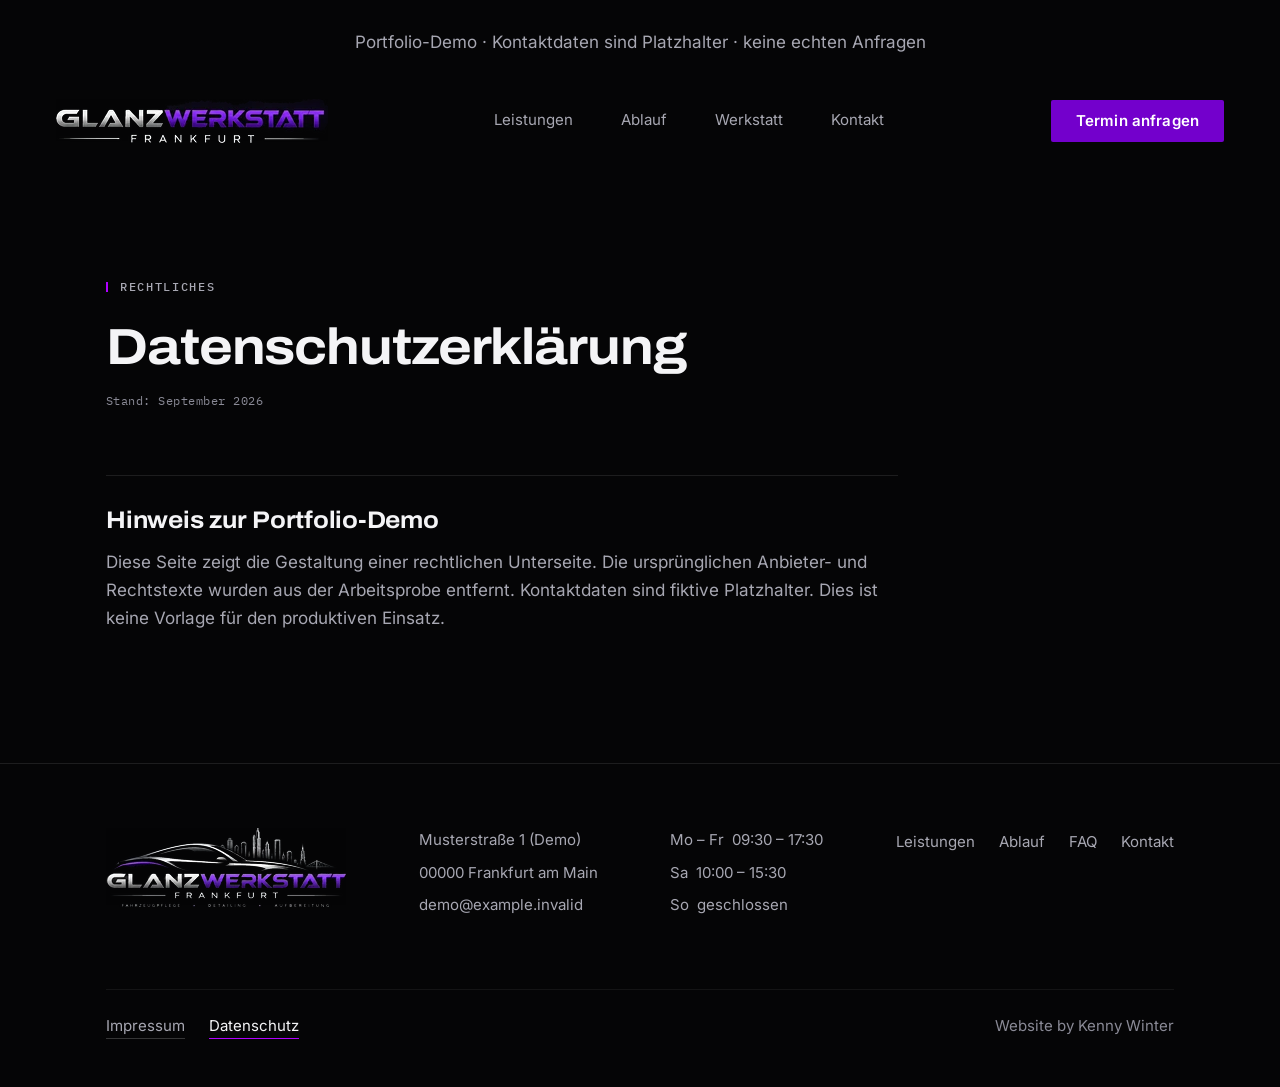
<file: site/datenschutz.html>
<!doctype html>
<html lang="de">
<head>
<meta charset="utf-8">
<meta name="viewport" content="width=device-width, initial-scale=1">

<title>Datenschutzerklärung – GlanzWerkstatt</title>
<meta name="description" content="Hinweis zur Portfolio-Demo; keine produktiven Rechtstexte.">
<link rel="canonical" href="https://glanzwerkstatt-ffm.de/datenschutz">

<meta name="theme-color" content="#050506">
<link rel="icon" href="assets/brand/web/favicon-16x16.png" sizes="16x16" type="image/png">
<link rel="icon" href="assets/brand/web/favicon-32x32.png" sizes="32x32" type="image/png">
<link rel="icon" href="assets/brand/web/favicon-48x48.png" sizes="48x48" type="image/png">
<link rel="icon" href="assets/brand/web/glanzwerkstatt-favicon.svg" type="image/svg+xml">
<link rel="apple-touch-icon" href="assets/brand/web/favicon-180x180.png" sizes="180x180">

<link rel="preload" href="assets/fonts/archivo-400-800.woff2" as="font" type="font/woff2" crossorigin>
<link rel="stylesheet" href="styles/tokens.css">
<link rel="stylesheet" href="styles/site.css">
</head>
<body>
<p style="padding:12px;text-align:center">Portfolio-Demo · Kontaktdaten sind Platzhalter · keine echten Anfragen</p>

<a class="skip" href="#main">Zum Inhalt springen</a>

<header class="site-head">
  <div class="nav" data-nav>
    <a class="brand" href="/" aria-label="GlanzWerkstatt, zur Startseite">
      <img class="brandmark" src="assets/brand/web/glanzwerkstatt-header-wordmark-1x.webp"
           srcset="assets/brand/web/glanzwerkstatt-header-wordmark-1x.webp 1x, assets/brand/web/glanzwerkstatt-header-wordmark-2x.webp 2x"
           width="272" height="44" alt="GlanzWerkstatt Frankfurt">
    </a>
    <nav class="nav__links" aria-label="Hauptnavigation">
      <a class="nav__link" href="/#leistungen">Leistungen</a>
      <a class="nav__link" href="/#ablauf">Ablauf</a>
      <a class="nav__link" href="/#werkstatt">Werkstatt</a>
      <a class="nav__link" href="/#kontakt">Kontakt</a>
    </nav>
    <a class="btn btn--primary btn--sm nav__cta"
       href="mailto:demo@example.invalid?subject=Terminanfrage%20%E2%80%93%20GlanzWerkstatt&amp;body=Hallo%20GlanzWerkstatt%2C%0D%0A%0D%0Aich%20m%C3%B6chte%20gerne%20einen%20Termin%20anfragen.%0D%0A%0D%0APaket%20%28Au%C3%9Fen%20Basic%20%2F%20Komplett%20Standard%20%2F%20Komplett%20Premium%29%3A%0D%0AFahrzeugklasse%20%28S%20%2F%20M%20%2F%20L%20%2F%20XL%29%3A%0D%0AFahrzeugmodell%3A%0D%0AWunschdatum%20%28optional%29%3A%0D%0ABesonderheiten%20%2F%20Verschmutzung%20%28optional%29%3A%0D%0A%0D%0AOptional%20kann%20ich%20Fotos%20des%20Fahrzeugs%20anh%C3%A4ngen.%0D%0A%0D%0AViele%20Gr%C3%BC%C3%9Fe%0D%0A">Termin anfragen<span class="u-vh"> per E-Mail</span></a>
    <button class="nav__burger" type="button" aria-label="Menü öffnen"
            aria-expanded="false" aria-controls="m-menu" data-menu-open>
      <span class="nav__burger-ico" aria-hidden="true"></span>
    </button>
  </div>
</header>

<div class="menu" id="m-menu" data-open="false" role="dialog" aria-modal="true" aria-label="Navigation">
  <div class="menu__top">
    <img class="brandmark" src="assets/brand/web/glanzwerkstatt-header-wordmark-1x.webp"
         srcset="assets/brand/web/glanzwerkstatt-header-wordmark-1x.webp 1x, assets/brand/web/glanzwerkstatt-header-wordmark-2x.webp 2x"
         width="272" height="44" alt="">
    <button class="menu__close" type="button" aria-label="Menü schließen" data-menu-close>&times;</button>
  </div>
  <nav aria-label="Menü">
    <ul class="menu__list">
      <li><a class="menu__link" href="/#leistungen">Leistungen</a></li>
      <li><a class="menu__link" href="/#zusatz">Zusatzleistungen</a></li>
      <li><a class="menu__link" href="/#ablauf">Ablauf</a></li>
      <li><a class="menu__link" href="/#werkstatt">Werkstatt</a></li>
      <li><a class="menu__link" href="/#faq">FAQ</a></li>
      <li><a class="menu__link" href="/#kontakt">Kontakt</a></li>
    </ul>
  </nav>
  <div class="menu__foot">
    <a class="btn btn--primary" style="width:100%"
       href="mailto:demo@example.invalid?subject=Terminanfrage%20%E2%80%93%20GlanzWerkstatt&amp;body=Hallo%20GlanzWerkstatt%2C%0D%0A%0D%0Aich%20m%C3%B6chte%20gerne%20einen%20Termin%20anfragen.%0D%0A%0D%0APaket%20%28Au%C3%9Fen%20Basic%20%2F%20Komplett%20Standard%20%2F%20Komplett%20Premium%29%3A%0D%0AFahrzeugklasse%20%28S%20%2F%20M%20%2F%20L%20%2F%20XL%29%3A%0D%0AFahrzeugmodell%3A%0D%0AWunschdatum%20%28optional%29%3A%0D%0ABesonderheiten%20%2F%20Verschmutzung%20%28optional%29%3A%0D%0A%0D%0AOptional%20kann%20ich%20Fotos%20des%20Fahrzeugs%20anh%C3%A4ngen.%0D%0A%0D%0AViele%20Gr%C3%BC%C3%9Fe%0D%0A">Termin per E-Mail anfragen</a>
  </div>
</div>

<main id="main">
<article class="u-wrap legal">
  <header class="legal__hd">
    <p class="u-eyebrow">Rechtliches</p>
    <h1 class="u-display legal__title">Datenschutz&shy;erklärung</h1>
    <p class="legal__meta">Stand: September 2026</p>
  </header>

  <div class="legal__body"><h2>Hinweis zur Portfolio-Demo</h2><p>Diese Seite zeigt die Gestaltung einer rechtlichen Unterseite. Die ursprünglichen Anbieter- und Rechtstexte wurden aus der Arbeitsprobe entfernt. Kontaktdaten sind fiktive Platzhalter. Dies ist keine Vorlage für den produktiven Einsatz.</p></div>
</article>
</main>

<footer class="footer">
  <div class="u-wrap">
    <div class="footer__top">
      <div class="footer__col">
        <img class="footer__logo" src="assets/brand/web/glanzwerkstatt-logo-primary-240.webp"
             srcset="assets/brand/web/glanzwerkstatt-logo-primary-240.webp 1x, assets/brand/web/glanzwerkstatt-logo-primary-480.webp 2x"
             width="240" height="79" loading="lazy" decoding="async"
             alt="GlanzWerkstatt Frankfurt – Fahrzeugpflege, Detailing, Aufbereitung">
      </div>
      <div class="footer__col">
        <p>Musterstraße 1 (Demo)</p>
        <p>00000 Frankfurt am Main</p>
        <p><a href="mailto:demo@example.invalid" style="color:var(--silver);text-decoration:none">demo@example.invalid</a></p>
      </div>
      <div class="footer__col">
        <p>Mo – Fr &nbsp;09:30 – 17:30</p>
        <p>Sa &nbsp;10:00 – 15:30</p>
        <p>So &nbsp;geschlossen</p>
      </div>
      <div class="footer__col">
        <ul class="footer__nav">
          <li><a href="/#leistungen">Leistungen</a></li>
          <li><a href="/#ablauf">Ablauf</a></li>
          <li><a href="/#faq">FAQ</a></li>
          <li><a href="/#kontakt">Kontakt</a></li>
        </ul>
      </div>
    </div>


    <div class="footer__bottom">
      <span class="footer__legal">
        <a href="/impressum.html">Impressum</a>
        <a href="/datenschutz.html" aria-current="page">Datenschutz</a>
      </span>
      <span>Website by Kenny Winter</span>
    </div>
  </div>
</footer>

<script src="js/site.js" defer></script>
</body>
</html>
</file>
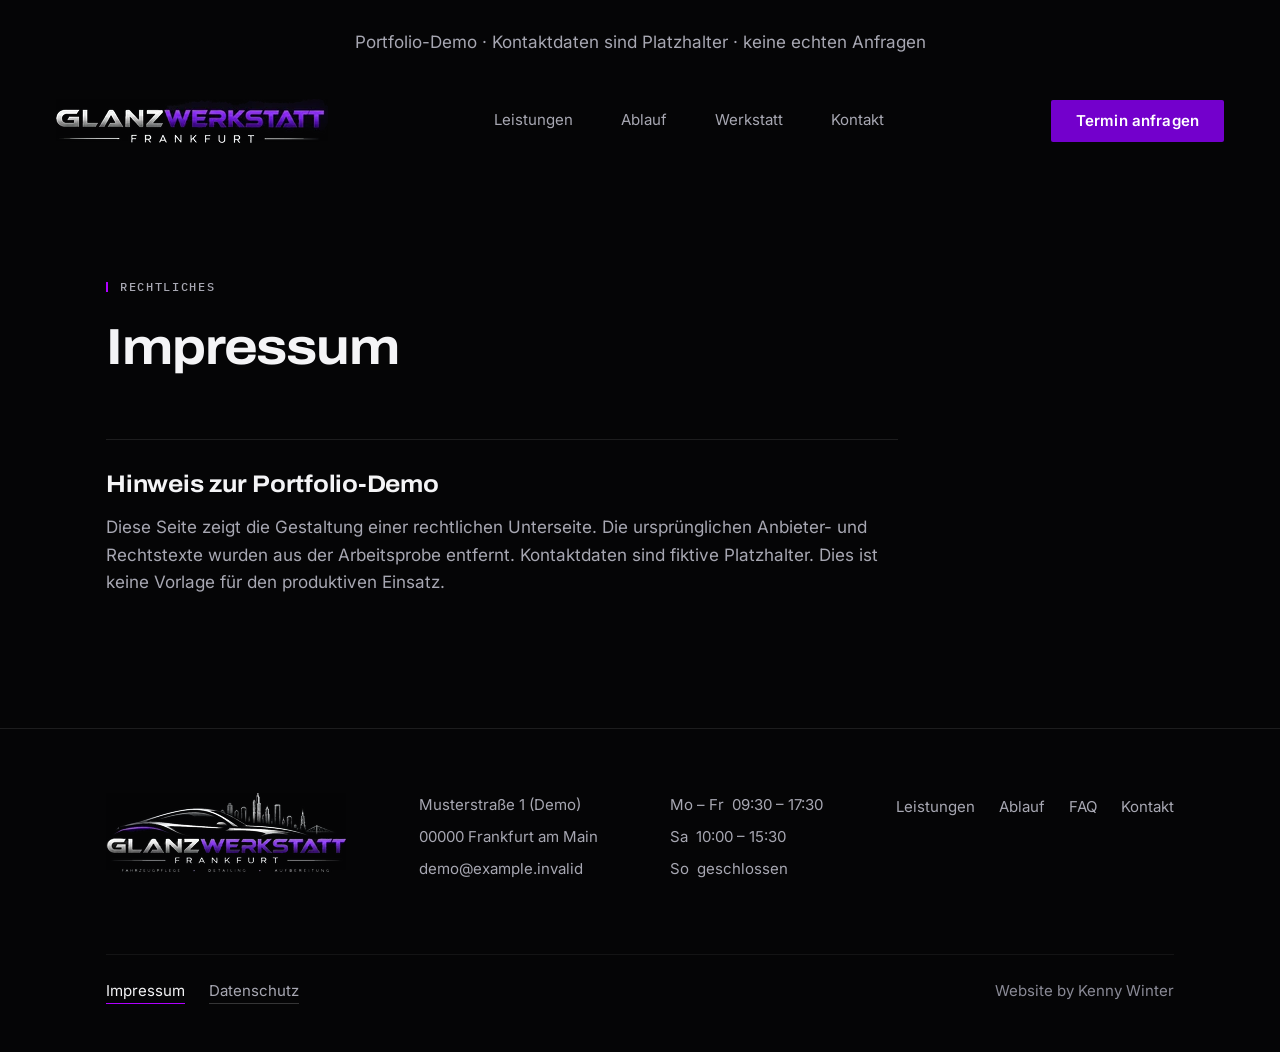
<file: site/impressum.html>
<!doctype html>
<html lang="de">
<head>
<meta charset="utf-8">
<meta name="viewport" content="width=device-width, initial-scale=1">

<title>Impressum – GlanzWerkstatt</title>
<meta name="description" content="Hinweis zur Portfolio-Demo; keine produktiven Rechtstexte.">
<link rel="canonical" href="https://glanzwerkstatt-ffm.de/impressum">

<meta name="theme-color" content="#050506">
<link rel="icon" href="assets/brand/web/favicon-16x16.png" sizes="16x16" type="image/png">
<link rel="icon" href="assets/brand/web/favicon-32x32.png" sizes="32x32" type="image/png">
<link rel="icon" href="assets/brand/web/favicon-48x48.png" sizes="48x48" type="image/png">
<link rel="icon" href="assets/brand/web/glanzwerkstatt-favicon.svg" type="image/svg+xml">
<link rel="apple-touch-icon" href="assets/brand/web/favicon-180x180.png" sizes="180x180">

<link rel="preload" href="assets/fonts/archivo-400-800.woff2" as="font" type="font/woff2" crossorigin>
<link rel="stylesheet" href="styles/tokens.css">
<link rel="stylesheet" href="styles/site.css">
</head>
<body>
<p style="padding:12px;text-align:center">Portfolio-Demo · Kontaktdaten sind Platzhalter · keine echten Anfragen</p>

<a class="skip" href="#main">Zum Inhalt springen</a>

<header class="site-head">
  <div class="nav" data-nav>
    <a class="brand" href="/" aria-label="GlanzWerkstatt, zur Startseite">
      <img class="brandmark" src="assets/brand/web/glanzwerkstatt-header-wordmark-1x.webp"
           srcset="assets/brand/web/glanzwerkstatt-header-wordmark-1x.webp 1x, assets/brand/web/glanzwerkstatt-header-wordmark-2x.webp 2x"
           width="272" height="44" alt="GlanzWerkstatt Frankfurt">
    </a>
    <nav class="nav__links" aria-label="Hauptnavigation">
      <a class="nav__link" href="/#leistungen">Leistungen</a>
      <a class="nav__link" href="/#ablauf">Ablauf</a>
      <a class="nav__link" href="/#werkstatt">Werkstatt</a>
      <a class="nav__link" href="/#kontakt">Kontakt</a>
    </nav>
    <a class="btn btn--primary btn--sm nav__cta"
       href="mailto:demo@example.invalid?subject=Terminanfrage%20%E2%80%93%20GlanzWerkstatt&amp;body=Hallo%20GlanzWerkstatt%2C%0D%0A%0D%0Aich%20m%C3%B6chte%20gerne%20einen%20Termin%20anfragen.%0D%0A%0D%0APaket%20%28Au%C3%9Fen%20Basic%20%2F%20Komplett%20Standard%20%2F%20Komplett%20Premium%29%3A%0D%0AFahrzeugklasse%20%28S%20%2F%20M%20%2F%20L%20%2F%20XL%29%3A%0D%0AFahrzeugmodell%3A%0D%0AWunschdatum%20%28optional%29%3A%0D%0ABesonderheiten%20%2F%20Verschmutzung%20%28optional%29%3A%0D%0A%0D%0AOptional%20kann%20ich%20Fotos%20des%20Fahrzeugs%20anh%C3%A4ngen.%0D%0A%0D%0AViele%20Gr%C3%BC%C3%9Fe%0D%0A">Termin anfragen<span class="u-vh"> per E-Mail</span></a>
    <button class="nav__burger" type="button" aria-label="Menü öffnen"
            aria-expanded="false" aria-controls="m-menu" data-menu-open>
      <span class="nav__burger-ico" aria-hidden="true"></span>
    </button>
  </div>
</header>

<div class="menu" id="m-menu" data-open="false" role="dialog" aria-modal="true" aria-label="Navigation">
  <div class="menu__top">
    <img class="brandmark" src="assets/brand/web/glanzwerkstatt-header-wordmark-1x.webp"
         srcset="assets/brand/web/glanzwerkstatt-header-wordmark-1x.webp 1x, assets/brand/web/glanzwerkstatt-header-wordmark-2x.webp 2x"
         width="272" height="44" alt="">
    <button class="menu__close" type="button" aria-label="Menü schließen" data-menu-close>&times;</button>
  </div>
  <nav aria-label="Menü">
    <ul class="menu__list">
      <li><a class="menu__link" href="/#leistungen">Leistungen</a></li>
      <li><a class="menu__link" href="/#zusatz">Zusatzleistungen</a></li>
      <li><a class="menu__link" href="/#ablauf">Ablauf</a></li>
      <li><a class="menu__link" href="/#werkstatt">Werkstatt</a></li>
      <li><a class="menu__link" href="/#faq">FAQ</a></li>
      <li><a class="menu__link" href="/#kontakt">Kontakt</a></li>
    </ul>
  </nav>
  <div class="menu__foot">
    <a class="btn btn--primary" style="width:100%"
       href="mailto:demo@example.invalid?subject=Terminanfrage%20%E2%80%93%20GlanzWerkstatt&amp;body=Hallo%20GlanzWerkstatt%2C%0D%0A%0D%0Aich%20m%C3%B6chte%20gerne%20einen%20Termin%20anfragen.%0D%0A%0D%0APaket%20%28Au%C3%9Fen%20Basic%20%2F%20Komplett%20Standard%20%2F%20Komplett%20Premium%29%3A%0D%0AFahrzeugklasse%20%28S%20%2F%20M%20%2F%20L%20%2F%20XL%29%3A%0D%0AFahrzeugmodell%3A%0D%0AWunschdatum%20%28optional%29%3A%0D%0ABesonderheiten%20%2F%20Verschmutzung%20%28optional%29%3A%0D%0A%0D%0AOptional%20kann%20ich%20Fotos%20des%20Fahrzeugs%20anh%C3%A4ngen.%0D%0A%0D%0AViele%20Gr%C3%BC%C3%9Fe%0D%0A">Termin per E-Mail anfragen</a>
  </div>
</div>

<main id="main">
<article class="u-wrap legal">
  <header class="legal__hd">
    <p class="u-eyebrow">Rechtliches</p>
    <h1 class="u-display legal__title">Impressum</h1>
  </header>

  <div class="legal__body"><h2>Hinweis zur Portfolio-Demo</h2><p>Diese Seite zeigt die Gestaltung einer rechtlichen Unterseite. Die ursprünglichen Anbieter- und Rechtstexte wurden aus der Arbeitsprobe entfernt. Kontaktdaten sind fiktive Platzhalter. Dies ist keine Vorlage für den produktiven Einsatz.</p></div>
</article>
</main>

<footer class="footer">
  <div class="u-wrap">
    <div class="footer__top">
      <div class="footer__col">
        <img class="footer__logo" src="assets/brand/web/glanzwerkstatt-logo-primary-240.webp"
             srcset="assets/brand/web/glanzwerkstatt-logo-primary-240.webp 1x, assets/brand/web/glanzwerkstatt-logo-primary-480.webp 2x"
             width="240" height="79" loading="lazy" decoding="async"
             alt="GlanzWerkstatt Frankfurt – Fahrzeugpflege, Detailing, Aufbereitung">
      </div>
      <div class="footer__col">
        <p>Musterstraße 1 (Demo)</p>
        <p>00000 Frankfurt am Main</p>
        <p><a href="mailto:demo@example.invalid" style="color:var(--silver);text-decoration:none">demo@example.invalid</a></p>
      </div>
      <div class="footer__col">
        <p>Mo – Fr &nbsp;09:30 – 17:30</p>
        <p>Sa &nbsp;10:00 – 15:30</p>
        <p>So &nbsp;geschlossen</p>
      </div>
      <div class="footer__col">
        <ul class="footer__nav">
          <li><a href="/#leistungen">Leistungen</a></li>
          <li><a href="/#ablauf">Ablauf</a></li>
          <li><a href="/#faq">FAQ</a></li>
          <li><a href="/#kontakt">Kontakt</a></li>
        </ul>
      </div>
    </div>


    <div class="footer__bottom">
      <span class="footer__legal">
        <a href="/impressum.html" aria-current="page">Impressum</a>
        <a href="/datenschutz.html">Datenschutz</a>
      </span>
      <span>Website by Kenny Winter</span>
    </div>
  </div>
</footer>

<script src="js/site.js" defer></script>
</body>
</html>
</file>
<file: site/styles/tokens.css>
/* Self-hosted fonts: Archivo, Inter, IBM Plex Mono.
   SIL Open Font License 1.1. Latin subset, woff2. */
@font-face {
  font-family: "Archivo";
  font-style: normal;
  font-weight: 400 800;
  font-display: swap;
  src: url("../assets/fonts/archivo-400-800.woff2") format("woff2");
  unicode-range: U+0000-00FF, U+0131, U+0152-0153, U+02BB-02BC, U+02C6, U+02DA, U+02DC, U+0304, U+0308, U+0329, U+2000-206F, U+20AC, U+2122, U+2191, U+2193, U+2212, U+2215, U+FEFF, U+FFFD;
}

@font-face {
  font-family: "IBM Plex Mono";
  font-style: normal;
  font-weight: 400;
  font-display: swap;
  src: url("../assets/fonts/ibm-plex-mono-400.woff2") format("woff2");
  unicode-range: U+0000-00FF, U+0131, U+0152-0153, U+02BB-02BC, U+02C6, U+02DA, U+02DC, U+0304, U+0308, U+0329, U+2000-206F, U+20AC, U+2122, U+2191, U+2193, U+2212, U+2215, U+FEFF, U+FFFD;
}

@font-face {
  font-family: "IBM Plex Mono";
  font-style: normal;
  font-weight: 500;
  font-display: swap;
  src: url("../assets/fonts/ibm-plex-mono-500.woff2") format("woff2");
  unicode-range: U+0000-00FF, U+0131, U+0152-0153, U+02BB-02BC, U+02C6, U+02DA, U+02DC, U+0304, U+0308, U+0329, U+2000-206F, U+20AC, U+2122, U+2191, U+2193, U+2212, U+2215, U+FEFF, U+FFFD;
}

@font-face {
  font-family: "Inter";
  font-style: normal;
  font-weight: 400 600;
  font-display: swap;
  src: url("../assets/fonts/inter-400-600.woff2") format("woff2");
  unicode-range: U+0000-00FF, U+0131, U+0152-0153, U+02BB-02BC, U+02C6, U+02DA, U+02DC, U+0304, U+0308, U+0329, U+2000-206F, U+20AC, U+2122, U+2191, U+2193, U+2212, U+2215, U+FEFF, U+FFFD;
}

/* Design tokens.
   Contrast ratios below are WCAG 2.1, against the stated background. */

:root {
  /* ---- Surfaces ---- */
  --void:      #050506;   /* page ground */
  --surface:   #0B0B0E;   /* section alternation */
  --elevated:  #121217;   /* panels */
  --raised:    #17171E;   /* the one emphasised row (Comfort) */

  /* ---- Ink ------------------------------------------------------ */
  --chrome:    #F4F4F6;   /* headlines            — 18.4:1 on --surface */
  --silver:    #A7A7B2;   /* body copy            —  8.25:1 on --surface */
  --muted:     #8A8A96;   /* secondary text       —  5.2:1 on --raised, 6.0:1 on --void */

  /* ---- Accent ----
     --purple as small text on --void measures 4.16:1 and fails AA;
     use --purple-light for text. */
  --purple:       #B000FF;  /* hover fill, rules, marks */
  --purple-deep:  #7300CC;  /* primary CTA fill — white on it = 8.07:1 */
  --purple-light: #CBA6FF;  /* the ONLY purple safe as text — 10.1:1 on --void */

  /* ---- Structure ---- */
  --hairline:        rgba(244, 244, 246, 0.10);
  --hairline-soft:   rgba(244, 244, 246, 0.06);
  --hairline-strong: rgba(244, 244, 246, 0.20);

  /* ---- Type ---- */
  --ff-display: "Archivo", "Helvetica Neue", Arial, sans-serif;
  --ff-body:    "Inter", "Helvetica Neue", Arial, sans-serif;
  --ff-mono:    "IBM Plex Mono", ui-monospace, "SF Mono", Menlo, monospace;

  --fs-display: clamp(2.75rem, 1.55rem + 5.2vw, 5.75rem);
  --fs-h2:      clamp(1.875rem, 1.25rem + 2.4vw, 3.25rem);
  --fs-h3:      clamp(1.1875rem, 1.06rem + 0.6vw, 1.5rem);
  --fs-price:   clamp(1.875rem, 1.3rem + 2.2vw, 2.875rem);
  --fs-lead:    clamp(1.0625rem, 1rem + 0.4vw, 1.3125rem);
  --fs-body:    1.0625rem;   /* 17px */
  --fs-sm:      0.9375rem;   /* 15px */
  --fs-label:   0.75rem;     /* 12px, mono, tracked +0.14em */

  --lh-display: 0.96;
  --lh-head:    1.08;
  --lh-body:    1.62;

  /* ---- Space: 4px base ---- */
  --s1: 4px;   --s2: 8px;   --s3: 12px;  --s4: 16px;  --s5: 24px;
  --s6: 32px;  --s7: 48px;  --s8: 64px;  --s9: 96px;  --s10: 128px;

  --section-y: clamp(72px, 9vw, 144px);
  --gutter:    clamp(20px, 5vw, 56px);
  --maxw:      1180px;
  --measure:   64ch;

  /* ---- Radius ---- */
  --r-sq:   0px;     /* frames, panels, images */
  --r-sm:   2px;     /* buttons, inputs */

  /* ---- Motion ---- */
  --ease: cubic-bezier(0.22, 0.61, 0.36, 1);
  --dur:  220ms;

  /* ---- Brandmark: header logo is sized only through these tokens ---- */
  --brandmark-h:  44px;   /* header wordmark, 272x44 */
  --brandmark-maxw: 280px;
}

/* Reduced motion is honoured globally, not per-component. */
@media (prefers-reduced-motion: reduce) {
  :root { --dur: 1ms; }
}
</file>
<file: site/styles/site.css>
/* GlanzWerkstatt Frankfurt - component styles */

*, *::before, *::after { box-sizing: border-box; }

html { -webkit-text-size-adjust: 100%; scroll-behavior: smooth; }
@media (prefers-reduced-motion: reduce) { html { scroll-behavior: auto; } }

body {
  margin: 0;
  background: var(--void);
  color: var(--silver);
  font-family: var(--ff-body);
  font-size: var(--fs-body);
  line-height: var(--lh-body);
  -webkit-font-smoothing: antialiased;
}

img, svg, video { display: block; max-width: 100%; height: auto; }

/* Components set display (e.g. .btn is inline-flex); keep [hidden] authoritative. */
[hidden] { display: none !important; }

:focus-visible {
  outline: 2px solid var(--purple-light);
  outline-offset: 2px;
  border-radius: var(--r-sm);
}

/* ---------- Primitives ------------------------------------- */

.u-wrap { width: 100%; max-width: var(--maxw); margin-inline: auto; padding-inline: var(--gutter); }
.u-measure { max-width: var(--measure); }
.u-vh { position: absolute; width: 1px; height: 1px; overflow: hidden; clip-path: inset(50%); white-space: nowrap; }

.u-display {
  font-family: var(--ff-display);
  font-variation-settings: "wdth" 112;
  font-weight: 700;
  letter-spacing: -0.022em;
  line-height: var(--lh-head);
  color: var(--chrome);
  margin: 0;
}

/* Mono utility label with a 2px purple tick. */
.u-eyebrow {
  display: inline-flex;
  align-items: center;
  gap: var(--s3);
  font-family: var(--ff-mono);
  font-size: var(--fs-label);
  font-weight: 500;
  letter-spacing: 0.14em;
  text-transform: uppercase;
  color: var(--silver);
  margin: 0 0 var(--s5);
}
.u-eyebrow::before {
  content: "";
  width: 2px;
  height: 0.85em;
  background: var(--purple);
  flex: none;
}

.u-mono {
  font-family: var(--ff-mono);
  font-size: var(--fs-label);
  letter-spacing: 0.12em;
  text-transform: uppercase;
  color: var(--muted);
}

.u-lead { font-size: var(--fs-lead); color: var(--silver); margin: 0; }

/* ---------- Buttons ---------------------------------------- */

.btn {
  display: inline-flex;
  align-items: center;
  justify-content: center;
  gap: var(--s3);
  min-height: 54px;
  padding: 0 var(--s6);
  border: 1px solid transparent;
  border-radius: var(--r-sm);
  font-family: var(--ff-body);
  font-size: var(--fs-body);
  font-weight: 600;
  letter-spacing: 0.01em;
  text-decoration: none;
  cursor: pointer;
  transition: background var(--dur) var(--ease), border-color var(--dur) var(--ease), color var(--dur) var(--ease);
}

/* White on #7300CC = 8.07:1. */
.btn--primary { background: var(--purple-deep); color: #FFFFFF; }
.btn--primary:hover { background: var(--purple); }

.btn--ghost { background: transparent; color: var(--chrome); border-color: var(--hairline-strong); }
.btn--ghost:hover { border-color: var(--chrome); }

.btn--text {
  min-height: 0; padding: 0; background: none; color: var(--chrome);
  text-underline-offset: 4px; text-decoration: underline;
  text-decoration-color: var(--hairline-strong);
}
.btn--text:hover { text-decoration-color: var(--purple); }

.btn--sm { min-height: 42px; padding: 0 var(--s5); font-size: var(--fs-sm); }
.btn--disabled { opacity: 0.4; pointer-events: none; }

.btn-row { display: flex; flex-wrap: wrap; gap: var(--s4); align-items: center; }

/* ---------- Brandmark ----------
   The header logo is addressed only through .brandmark, height-locked
   by --brandmark-h. */

.brandmark { height: var(--brandmark-h); width: auto; max-width: var(--brandmark-maxw); }

.wordmark {
  display: inline-block;
  font-family: var(--ff-display);
  font-variation-settings: "wdth" 106;
  font-weight: 700;
  font-size: 1.0625rem;
  letter-spacing: -0.01em;
  color: var(--chrome);
  text-decoration: none;
  white-space: nowrap;
  line-height: 1;
}
.wordmark__accent { color: var(--purple-light); }
.wordmark__sub {
  display: block;
  font-family: var(--ff-mono);
  font-size: 9px;
  font-weight: 400;
  letter-spacing: 0.24em;
  color: var(--muted);
  margin-top: 4px;
}

/* ---------- Navigation -------------------------------------- */

.nav {
  display: flex;
  align-items: center;
  justify-content: space-between;
  gap: var(--s6);
  height: 72px;
  padding-inline: var(--gutter);
  background: transparent;
  border-bottom: 1px solid transparent;
  transition: background var(--dur) var(--ease), border-color var(--dur) var(--ease);
}
/* Scrolled state changes background only, never height. Animating
   header height is a guaranteed CLS failure. */
.nav--scrolled {
  background: rgba(11, 11, 14, 0.92);
  -webkit-backdrop-filter: blur(12px);
  backdrop-filter: blur(12px);
  border-bottom-color: var(--hairline);
}
.nav__links { display: flex; align-items: center; gap: var(--s7); }
.nav__link {
  font-size: var(--fs-sm);
  color: var(--silver);
  text-decoration: none;
  padding-block: var(--s2);
  border-bottom: 1px solid transparent;
  transition: color var(--dur) var(--ease), border-color var(--dur) var(--ease);
}
.nav__link:hover { color: var(--chrome); border-bottom-color: var(--purple); }

.nav__burger {
  display: none;
  width: 44px; height: 44px;
  background: none; border: 1px solid var(--hairline-strong); border-radius: var(--r-sm);
  color: var(--chrome); cursor: pointer;
  align-items: center; justify-content: center;
}
.nav__burger-ico { display: block; width: 18px; height: 1px; background: currentColor; position: relative; }
.nav__burger-ico::before, .nav__burger-ico::after {
  content: ""; position: absolute; left: 0; width: 18px; height: 1px; background: currentColor;
}
.nav__burger-ico::before { top: -6px; }
.nav__burger-ico::after  { top: 6px; }

/* Desktop nav needs ~898px of content (brand 272 + links 390 + CTA 171
   + 2 x 32 gap) plus 2 x 5vw gutter, so it only fits from ~998px. Switch
   to the overlay menu below 1024px to keep a margin. */
@media (max-width: 1023.98px) {
  .nav { height: 64px; }
  .nav__links { display: none; }
  .nav__cta { display: none; }
  .nav__burger { display: inline-flex; }
}

/* Full-screen overlay menu. */
.menu {
  position: fixed; inset: 0; z-index: 60;
  background: var(--void);
  display: flex; flex-direction: column;
  padding: var(--gutter);
  visibility: hidden; opacity: 0;
  /* visibility flips instantly on open (0s delay) and waits for the
     fade on close. Transitioning visibility itself means it has not
     committed when focus() runs, and focus into a hidden subtree is
     silently dropped. */
  transition: opacity var(--dur) var(--ease), visibility 0s linear var(--dur);
}
.menu[data-open="true"] {
  visibility: visible; opacity: 1;
  transition: opacity var(--dur) var(--ease), visibility 0s linear 0s;
}
.menu__top { display: flex; align-items: center; justify-content: space-between; height: 64px; }
.menu__close {
  width: 44px; height: 44px; background: none; cursor: pointer;
  border: 1px solid var(--hairline-strong); border-radius: var(--r-sm); color: var(--chrome);
  font-size: 20px; line-height: 1;
}
.menu__list { list-style: none; margin: var(--s8) 0 0; padding: 0; }
.menu__list li { border-top: 1px solid var(--hairline); }
.menu__list li:last-child { border-bottom: 1px solid var(--hairline); }
.menu__link {
  display: block; padding: var(--s5) 0;
  font-family: var(--ff-display); font-variation-settings: "wdth" 110;
  font-size: 1.5rem; font-weight: 600; color: var(--chrome); text-decoration: none;
}
.menu__foot { margin-top: auto; display: grid; gap: var(--s3); }

/* ---------- Hero -------------------------------------------- */

.hero { position: relative; min-height: 78svh; display: flex; align-items: flex-end; overflow: hidden; }
.hero__media { position: absolute; inset: 0; }
.hero__scrim {
  position: absolute; inset: 0;
  background: linear-gradient(to top, var(--void) 4%, rgba(5,5,6,0.78) 40%, rgba(5,5,6,0.30) 100%);
}
.hero__content { position: relative; padding-block: var(--s9) var(--s8); width: 100%; }
/* Soft-launch notice: one quiet hairline line above the eyebrow. */
.soon {
  display: flex; flex-wrap: wrap; align-items: baseline; gap: var(--s1) var(--s3);
  width: fit-content; max-width: 100%; margin: 0 0 var(--s5); padding: var(--s2) var(--s4);
  border: 1px solid var(--hairline-strong); background: rgba(5, 5, 6, 0.64);
  font-size: var(--fs-sm); line-height: 1.45; color: var(--silver);
}
.soon__k {
  font-family: var(--ff-mono); font-size: var(--fs-label); font-weight: 500;
  letter-spacing: 0.14em; text-transform: uppercase; color: var(--purple-light);
}
.hero__title { font-size: var(--fs-display); line-height: var(--lh-display); max-width: 15ch; }
.hero__lead { margin-top: var(--s5); max-width: 46ch; }
.hero__cta { margin-top: var(--s7); }

/* Placeholder block. */
.ph {
  position: relative;
  width: 100%; height: 100%;
  background:
    repeating-linear-gradient(135deg,
      rgba(244,244,246,0.035) 0 1px,
      transparent 1px 11px),
    var(--surface);
  border: 1px solid var(--hairline);
  display: grid;
  place-items: center;
}
.ph__label { text-align: center; padding: var(--s5); }
.ph__label b {
  display: block;
  font-family: var(--ff-mono);
  font-size: var(--fs-label);
  font-weight: 500;
  letter-spacing: 0.2em;
  text-transform: uppercase;
  color: var(--silver);
}
.ph__label span {
  display: block; margin-top: var(--s3);
  font-size: var(--fs-sm); color: var(--muted);
}
.ph--ratio { aspect-ratio: 16 / 9; height: auto; }
.ph--portrait { aspect-ratio: 4 / 5; height: auto; }

/* Placeholder behind hero type: marker in the top-right corner. */
.ph--corner { place-items: start end; }
.ph--corner .ph__label { text-align: right; padding: var(--s6); }

/* ---------- Fact strip ---------- */

.facts {
  display: grid;
  grid-template-columns: repeat(4, 1fr);
  border-top: 1px solid var(--hairline);
  border-bottom: 1px solid var(--hairline);
}
.facts__item { padding: var(--s6) var(--s5); border-left: 1px solid var(--hairline); }
.facts__item:first-child { border-left: 0; padding-left: 0; }
.facts__k { font-family: var(--ff-mono); font-size: var(--fs-label); letter-spacing: 0.14em; text-transform: uppercase; color: var(--muted); }
.facts__v { margin-top: var(--s3); font-size: var(--fs-sm); color: var(--chrome); }
@media (max-width: 860px) {
  .facts { grid-template-columns: repeat(2, 1fr); }
  .facts__item { padding: var(--s5) var(--s4); border-top: 1px solid var(--hairline); }
  .facts__item:nth-child(-n+2) { border-top: 0; }
  .facts__item:nth-child(odd) { border-left: 0; padding-left: 0; }
}

/* ---------- Price board ----------
   Wide screens: package column + four class columns (S/M/L/XL).
   Below 1024px the package text spans the row and the four prices sit
   underneath: 4 across, 2x2 below 560px. Never scrolls horizontally. */

.board { border-top: 1px solid var(--hairline-strong); }

.board__head,
.row {
  display: grid;
  grid-template-columns: minmax(0, 1fr) repeat(4, 124px);
  gap: var(--s5);
}

.board__head {
  padding: var(--s4) 0;
  border-bottom: 1px solid var(--hairline);
}
.board__hc { font-family: var(--ff-mono); font-size: var(--fs-label); letter-spacing: 0.14em; text-transform: uppercase; color: var(--muted); text-align: right; align-self: start; }
.board__hc:first-child { text-align: left; }
.board__cls {
  display: block; margin-bottom: var(--s1);
  font-family: var(--ff-display); font-variation-settings: "wdth" 108;
  font-size: var(--fs-h3); font-weight: 700; letter-spacing: 0; color: var(--chrome);
}

.row {
  align-items: start;
  padding: var(--s7) 0;
  border-bottom: 1px solid var(--hairline);
  position: relative;
  transition: background var(--dur) var(--ease);
}
.row:hover { background: rgba(244,244,246,0.018); }

.row__name { font-size: var(--fs-h3); font-weight: 700; letter-spacing: -0.012em; color: var(--chrome); font-family: var(--ff-display); font-variation-settings: "wdth" 108; margin: 0; }
.row__desc { margin: var(--s2) 0 0; font-size: var(--fs-sm); color: var(--silver); max-width: 36ch; }
.row__dur { margin-top: var(--s3); font-family: var(--ff-mono); font-size: var(--fs-label); letter-spacing: 0.1em; color: var(--muted); }

/* Tabular figures so the price columns align optically. */
.row__price {
  font-family: var(--ff-display);
  font-variation-settings: "wdth" 108;
  font-weight: 600;
  font-size: var(--fs-price);
  line-height: 1;
  letter-spacing: -0.03em;
  font-variant-numeric: tabular-nums lining-nums;
  color: var(--chrome);
  text-align: right;
  white-space: nowrap;
}
.row__incl {
  grid-column: 1 / -1;
  margin: var(--s5) 0 0;
  padding: 0;
  list-style: none;
  columns: 2;
  column-gap: var(--s8);
  max-width: 64ch;
}
.row__incl li {
  font-size: var(--fs-sm);
  color: var(--silver);
  padding-left: var(--s4);
  position: relative;
  break-inside: avoid;
  margin-bottom: var(--s2);
}
.row__incl li::before {
  content: ""; position: absolute; left: 0; top: 0.78em;
  width: 6px; height: 1px; background: var(--hairline-strong);
}

/* Emphasised row: 2px purple rule and label. */
.row--rec { background: var(--raised); padding-inline: var(--s4); margin-inline: calc(var(--s4) * -1); }
.row--rec::before { content: ""; position: absolute; left: 0; top: 0; bottom: -1px; width: 2px; background: var(--purple-deep); }
.row__tag {
  display: inline-block;
  margin-bottom: var(--s3);
  font-family: var(--ff-mono);
  font-size: var(--fs-label);
  font-weight: 500;
  letter-spacing: 0.14em;
  text-transform: uppercase;
  color: var(--purple-light);
}

/* Per-price class label. Wide screens show the classes in the (aria-hidden)
   column head, so the label stays in the a11y tree but is visually hidden. */
.row__ck { position: absolute; width: 1px; height: 1px; overflow: hidden; clip-path: inset(50%); white-space: nowrap; }

@media (max-width: 1023.98px) {
  .board__head { display: none; }
  .row { grid-template-columns: repeat(4, minmax(0, 1fr)); padding: var(--s6) 0; gap: var(--s4); }
  .row__head { grid-column: 1 / -1; }
  /* Labels can wrap to two lines; prices stay on a common baseline. */
  .row__cell { align-self: stretch; display: flex; flex-direction: column; border-top: 1px solid var(--hairline-soft); padding-top: var(--s3); }
  .row__cell .row__price { margin-top: auto; }
  .row__ck { position: static; width: auto; height: auto; overflow: visible; clip-path: none; white-space: normal; display: block; font-family: var(--ff-mono); font-size: 10px; letter-spacing: 0.12em; text-transform: uppercase; color: var(--muted); margin-bottom: var(--s2); }
  .row__price { text-align: left; }
  .row--rec { padding-inline: var(--s4); }
}
@media (max-width: 560px) {
  .row { grid-template-columns: repeat(2, minmax(0, 1fr)); }
  .row__incl { columns: 1; margin-top: var(--s4); }
}

/* ---------- Vehicle classes: hairline rows, no cards ---------- */

.vc { margin-top: var(--s8); }
.vc__title {
  margin: 0 0 var(--s4);
  font-family: var(--ff-mono); font-size: var(--fs-label); font-weight: 500;
  letter-spacing: 0.14em; text-transform: uppercase; color: var(--silver);
}
.vc__list { list-style: none; margin: 0; padding: 0; border-top: 1px solid var(--hairline); }
.vc__row {
  display: grid; grid-template-columns: 56px 200px minmax(0, 1fr); gap: var(--s5);
  align-items: baseline;
  padding: var(--s4) 0; border-bottom: 1px solid var(--hairline);
}
.vc__k {
  font-family: var(--ff-display); font-variation-settings: "wdth" 108;
  font-size: var(--fs-h3); font-weight: 700; line-height: 1; color: var(--chrome);
}
.vc__n { font-size: var(--fs-sm); color: var(--chrome); }
.vc__ex { font-size: var(--fs-sm); color: var(--silver); }
@media (max-width: 560px) {
  .vc__row { grid-template-columns: 44px minmax(0, 1fr); gap: var(--s1) var(--s4); }
  .vc__ex { grid-column: 2; }
}

/* ---------- Optional services ------------------------------- */

.opt { display: grid; grid-template-columns: repeat(auto-fill, minmax(min(300px, 100%), 1fr)); column-gap: var(--s6); border-top: 1px solid var(--hairline); }
.opt__item {
  display: flex; align-items: baseline; justify-content: space-between; gap: var(--s4);
  padding: var(--s5) var(--s5) var(--s5) 0;
  border-bottom: 1px solid var(--hairline);
}
.opt__name { font-size: var(--fs-sm); color: var(--chrome); }
.opt__price { font-family: var(--ff-mono); font-size: var(--fs-sm); color: var(--silver); font-variant-numeric: tabular-nums; white-space: nowrap; }

/* ---------- Craft ------------------------------------------- */

.craft { display: grid; grid-template-columns: 7fr 5fr; gap: var(--s10); align-items: center; }
@media (max-width: 900px) { .craft { grid-template-columns: 1fr; gap: var(--s7); } }
.craft__title { font-size: var(--fs-h2); max-width: 17ch; }
.craft__body { margin-top: var(--s5); }
.craft__body p { margin: 0 0 var(--s4); }

/* ---------- Process ----------------------------------------- */

.steps { display: grid; grid-template-columns: repeat(5, 1fr); border-top: 1px solid var(--hairline); list-style: none; margin: 0; padding: 0; }
.steps__item { padding: var(--s6) var(--s4) var(--s6) 0; border-right: 1px solid var(--hairline); }
.steps__item:last-child { border-right: 0; }
.steps__n { font-family: var(--ff-mono); font-size: var(--fs-label); letter-spacing: 0.14em; color: var(--purple-light); }
.steps__t { margin-top: var(--s3); font-size: var(--fs-body); font-weight: 600; color: var(--chrome); }
.steps__d { margin-top: var(--s2); font-size: var(--fs-sm); line-height: 1.55; color: var(--silver); }
@media (max-width: 860px) {
  .steps { grid-template-columns: 1fr; }
  .steps__item { border-right: 0; border-bottom: 1px solid var(--hairline); padding: var(--s5) 0; }
}

/* ---------- Hero load sequence ---------- */

@keyframes riseIn { from { opacity: 0; transform: translateY(12px); } to { opacity: 1; transform: none; } }
.anim > * { animation: riseIn 560ms var(--ease) both; }
.anim > *:nth-child(1) { animation-delay: 40ms; }
.anim > *:nth-child(2) { animation-delay: 100ms; }
.anim > *:nth-child(3) { animation-delay: 160ms; }
.anim > *:nth-child(4) { animation-delay: 220ms; }
.anim > *:nth-child(5) { animation-delay: 280ms; }

@media (prefers-reduced-motion: reduce) {
  .anim > * { animation: none; opacity: 1; transform: none; }
}


/* ============================================================
   Sections, footer, contact, closing CTA
   ============================================================ */

.skip {
  position: absolute; left: -9999px; top: 0; z-index: 100;
  padding: var(--s3) var(--s5);
  background: var(--purple-deep); color: #fff;
  font-size: var(--fs-sm); font-weight: 600; text-decoration: none;
}
.skip:focus { left: var(--gutter); top: var(--s3); }

.site-head { position: sticky; top: 0; z-index: 50; }

/* Anchor targets land below the sticky header (72px, 64px below the
   nav breakpoint). */
html { scroll-padding-top: 72px; }
@media (max-width: 1023.98px) { html { scroll-padding-top: 64px; } }

/* One padding owner. Nothing else sets section vertical rhythm. */
.section { padding-block: var(--section-y); }
.section--alt { background: var(--surface); }
/* Tighter vertical padding variants. */
.section--snug { padding-block: calc(var(--section-y) * 0.82); }
.section--snug-top { padding-top: calc(var(--section-y) * 0.82); }

.section__hd { margin-bottom: var(--s7); }
.section__title { font-size: var(--fs-h2); max-width: 20ch; }
.section__intro { margin-top: var(--s5); max-width: 56ch; }
.section__hd--snug { margin-bottom: calc(var(--s7) * 0.82); }

.note-line {
  margin-top: var(--s5);
  font-family: var(--ff-mono); font-size: var(--fs-label);
  letter-spacing: 0.04em; color: var(--muted);
}

/* Owner section: both columns top-aligned. */
.craft--text { align-items: start; }
.dl--compact .dl__row { grid-template-columns: 96px 1fr; }
@media (max-width: 560px) { .dl--compact .dl__row { grid-template-columns: 1fr; } }

/* ---------- Price note ---------- */

.pricenote {
  margin-top: var(--s7); padding-top: var(--s5);
  border-top: 1px solid var(--hairline);
  max-width: 64ch;
}
.pricenote__title {
  margin: 0;
  font-family: var(--ff-mono); font-size: var(--fs-label); font-weight: 500;
  letter-spacing: 0.14em; text-transform: uppercase; color: var(--silver);
}
.pricenote__body { margin: var(--s3) 0 0; font-size: var(--fs-sm); color: var(--silver); }

/* ---------- Contact / location ---------- */

.contact { display: grid; grid-template-columns: 7fr 5fr; gap: var(--s10); align-items: start; }
@media (max-width: 900px) { .contact { grid-template-columns: 1fr; gap: var(--s7); } }

.dl { margin: 0; border-top: 1px solid var(--hairline); }
.dl__row {
  display: grid; grid-template-columns: 200px 1fr; gap: var(--s5);
  padding: var(--s5) 0; border-bottom: 1px solid var(--hairline);
}
.dl__k {
  font-family: var(--ff-mono); font-size: var(--fs-label);
  letter-spacing: 0.14em; text-transform: uppercase; color: var(--muted);
}
.dl__v { margin: 0; color: var(--chrome); font-size: var(--fs-sm); }
.dl__v a { color: var(--chrome); text-decoration: none; border-bottom: 1px solid var(--hairline-strong); }
.dl__v a:hover { border-bottom-color: var(--purple); }
/* Secondary action inside a fact row (Route planen): quiet text link,
   full 44px tap height. Overrides the underline-border link style. */
.dl__v .dl__action {
  min-height: 44px; margin-top: var(--s2);
  font-size: var(--fs-sm); border-bottom: 0;
  text-decoration: underline; text-decoration-color: var(--hairline-strong);
  text-underline-offset: 4px;
}
.dl__v .dl__action:hover { text-decoration-color: var(--purple); }
@media (max-width: 560px) {
  .dl__row { grid-template-columns: 1fr; gap: var(--s2); }
}

/* Opening hours: tabular so the times line up as a column. */
.hours { margin: 0; }
.hours__row {
  display: flex; justify-content: space-between; gap: var(--s5);
  padding: var(--s3) 0; border-bottom: 1px solid var(--hairline-soft);
  font-size: var(--fs-sm);
}
.hours__row:last-child { border-bottom: 0; }
.hours__d { color: var(--silver); }
.hours__t { font-family: var(--ff-mono); color: var(--chrome); font-variant-numeric: tabular-nums; }
.hours__t--closed { color: var(--muted); }

/* ---------- Closing CTA ---------- */

.endcta { background: var(--elevated); border-top: 1px solid var(--hairline); }
.endcta__inner { padding-block: var(--section-y); }
.endcta__title { font-size: var(--fs-h2); max-width: 18ch; color: #fff; }
.endcta__title::before {
  content: ""; display: block;
  width: 48px; height: 2px; margin-bottom: var(--s5);
  background: var(--purple-deep);
}
.endcta__lead { margin-top: var(--s5); max-width: 46ch; color: rgba(255,255,255,0.86); }
.endcta__row { margin-top: var(--s6); }
.endcta__info { margin-top: var(--s8); }

/* ---------- Inquiry form: hairline fields on the CTA ground, no card ---------- */

.inq {
  display: grid; grid-template-columns: repeat(2, minmax(0, 1fr));
  gap: var(--s5) var(--s6);
  max-width: 820px; margin-top: var(--s7);
  color-scheme: dark;   /* native date picker and select list in dark */
}
.inq__field { display: grid; gap: var(--s2); align-content: start; min-width: 0; }
.inq__field--full { grid-column: 1 / -1; }
.inq__label {
  font-family: var(--ff-mono); font-size: var(--fs-label); font-weight: 500;
  letter-spacing: 0.14em; text-transform: uppercase; color: var(--silver);
}
.inq__opt { margin-left: var(--s2); letter-spacing: 0.08em; text-transform: none; color: var(--muted); }
.inq__input {
  width: 100%; min-height: 48px; margin: 0;
  padding: var(--s3) var(--s4);
  background: var(--void); color: var(--chrome);
  border: 1px solid var(--hairline-strong); border-radius: var(--r-sm);
  font: inherit; font-size: 1rem; line-height: 1.4;   /* 16px: no iOS zoom on focus */
  transition: border-color var(--dur) var(--ease);
}
.inq__input:hover { border-color: rgba(244, 244, 246, 0.34); }
.inq__input:focus { border-color: var(--purple-light); }
.inq__select {
  appearance: none; -webkit-appearance: none; cursor: pointer;
  padding-right: var(--s7);
  background-image: url("data:image/svg+xml,%3Csvg xmlns='http://www.w3.org/2000/svg' width='12' height='8' viewBox='0 0 12 8'%3E%3Cpath d='M1 1.5l5 5 5-5' fill='none' stroke='%23A7A7B2' stroke-width='1.5'/%3E%3C/svg%3E");
  background-repeat: no-repeat; background-position: right var(--s4) center;
}
.inq__area { min-height: 104px; resize: vertical; }
.inq__hint { margin: var(--s4) 0 0; max-width: 56ch; font-size: var(--fs-sm); color: var(--silver); }
.inq__status { margin: var(--s2) 0 0; max-width: 56ch; font-size: var(--fs-sm); color: var(--chrome); }
.inq__status:empty { display: none; }
@media (max-width: 640px) {
  .inq { grid-template-columns: minmax(0, 1fr); gap: var(--s4); }
}

/* Phone / WhatsApp row (hidden until a business number exists). */
.dl__phone { display: flex; flex-wrap: wrap; align-items: center; gap: var(--s2) var(--s5); }
.dl__v .dl__tel { display: inline-flex; align-items: center; min-height: 44px; }
.dl__v .wa-link {
  display: inline-flex; align-items: center; gap: var(--s2);
  min-height: 44px; padding: 0 var(--s4);
  border: 1px solid var(--hairline-strong); border-radius: var(--r-sm);
  color: var(--chrome); text-decoration: none;
  transition: border-color var(--dur) var(--ease);
}
.dl__v .wa-link:hover { border-color: var(--purple); }
.wa-link__ico { flex: none; color: var(--purple-light); }

/* ---------- FAQ: native details/summary, hairline rows, no JS ---------- */

.faq { max-width: 820px; border-top: 1px solid var(--hairline); }
.faq__item { border-bottom: 1px solid var(--hairline); }
.faq__q {
  display: flex; align-items: center; justify-content: space-between; gap: var(--s5);
  min-height: 44px; padding: var(--s5) 0;
  font-size: var(--fs-body); font-weight: 600; color: var(--chrome);
  cursor: pointer; list-style: none;
}
.faq__q::-webkit-details-marker { display: none; }
.faq__q::after {
  content: "+"; content: "+" / ""; flex: none;
  font-family: var(--ff-mono); font-size: 1.125rem; font-weight: 400; line-height: 1;
  color: var(--purple-light);
}
.faq__item[open] > .faq__q::after { content: "\2013"; content: "\2013" / ""; }
.faq__q:hover { color: #fff; }
.faq__a { padding: 0 0 var(--s5); max-width: 64ch; }
.faq__a p, .faq__a li { font-size: var(--fs-sm); color: var(--silver); }
.faq__a p { margin: 0 0 var(--s3); }
.faq__a p:last-child { margin-bottom: 0; }
.faq__a ul { margin: 0; padding-left: var(--s5); }
.faq__a li { margin-bottom: var(--s1); }
.faq__a a { color: var(--chrome); text-decoration: underline; text-decoration-color: var(--hairline-strong); text-underline-offset: 3px; }
.faq__a a:hover { text-decoration-color: var(--purple); }

/* ---------- Mobile booking bar ----------
   Narrow screens only. js/site.js sets data-show between the hero and
   the closing CTA; from #kontakt to the end of the page it is hidden, so
   it never sits over the final block or the footer. Hidden state is
   removed from the a11y tree. */

.mbar { display: none; }
@media (max-width: 860px) {
  .mbar {
    position: fixed; left: 0; right: 0; bottom: 0; z-index: 40;
    display: flex; gap: var(--s3);
    padding: var(--s3) var(--gutter) calc(var(--s3) + env(safe-area-inset-bottom, 0px));
    background: rgba(5, 5, 6, 0.96);
    border-top: 1px solid var(--hairline);
    transform: translateY(100%); visibility: hidden;
    transition: transform var(--dur) var(--ease), visibility 0s linear var(--dur);
  }
  .mbar[data-show="true"] {
    transform: none; visibility: visible;
    transition: transform var(--dur) var(--ease), visibility 0s linear 0s;
  }
  .mbar__btn { flex: 1; min-height: 48px; }
}

/* ---------- Footer ---------- */

.footer { border-top: 1px solid var(--hairline); padding-block: var(--s8) var(--s7); }
.footer__top { display: flex; flex-wrap: wrap; gap: var(--s7); justify-content: space-between; }
.footer__col p { margin: 0 0 var(--s2); font-size: var(--fs-sm); }
.footer__nav { display: flex; flex-wrap: wrap; gap: var(--s5); list-style: none; margin: 0; padding: 0; }
.footer__nav a { font-size: var(--fs-sm); color: var(--silver); text-decoration: none; border-bottom: 1px solid transparent; }
.footer__nav a:hover { color: var(--chrome); border-bottom-color: var(--purple); }
.footer__bottom {
  margin-top: var(--s8); padding-top: var(--s5);
  border-top: 1px solid var(--hairline-soft);
  display: flex; flex-wrap: wrap; gap: var(--s4); justify-content: space-between;
  font-size: var(--fs-sm); color: var(--muted);
}
.footer__bottom a { color: var(--silver); text-decoration: none; border-bottom: 1px solid var(--hairline-strong); }
.footer__bottom a:hover { color: var(--chrome); }

/* Pending-link marker. */
.pending {
  display: inline-flex; align-items: center; gap: var(--s2);
  color: var(--muted); cursor: not-allowed;
}
.pending::after {
  content: "in Vorbereitung";
  font-family: var(--ff-mono); font-size: 10px; letter-spacing: 0.1em;
  text-transform: uppercase; color: var(--purple-light);
  border: 1px solid var(--hairline-strong); padding: 1px 5px;
}
.legal-banner {
  border: 1px solid var(--purple-deep); background: #140A1B;
  padding: var(--s5); margin-top: var(--s7);
}
.legal-banner p { margin: 0; font-size: var(--fs-sm); color: var(--silver); }
.legal-banner b { color: var(--purple-light); font-weight: 500; }

/* Narrow screens: CTAs full width. */
@media (max-width: 560px) {
  .hero__cta .btn,
  .endcta__row .btn { width: 100%; }
}

/* ============================================================
   Images: intrinsic ratios prevent layout shift; crops are set per
   image with object-position.
   ============================================================ */

.hero__img {
  position: absolute; inset: 0;
  width: 100%; height: 100%;
  object-fit: cover;
  /* Vehicle sits in the right of the frame. Anchoring right keeps the
     wheel and headlight in view on narrow portrait screens. */
  object-position: 100% 50%;
}

.media { position: relative; margin: 0; overflow: hidden; background: var(--surface); }
.media--portrait { aspect-ratio: 4 / 5; }

.media__img { display: block; width: 100%; height: 100%; object-fit: cover; }

/* Workshop section: wide hall shot above, portrait detail beside the text.
   Both are graded derivatives of the client's own photos. */
.media--wide { aspect-ratio: 1100 / 450; margin-bottom: var(--s8); }
.media__img--hall { object-position: 57% 50%; }
.media__img--detail { object-position: 50% 100%; }

/* Single column: the detail becomes a landscape crop of the car (the
   ceiling is already in the hall shot), and both stay short enough that
   media does not dominate the section. */
@media (max-width: 900px) {
  .media--wide { aspect-ratio: 2 / 1; margin-bottom: var(--s7); }
  .craft__media .media--portrait { aspect-ratio: 16 / 9; }
}
@media (max-width: 560px) {
  .media--wide { aspect-ratio: 3 / 2; }
  .craft__media .media--portrait { aspect-ratio: 4 / 3; }
}

/* Image label ("Symbolbild"). */
.imgtag {
  position: absolute; right: var(--s4); bottom: var(--s4);
  padding: 3px 7px;
  font-family: var(--ff-mono); font-size: 10px; letter-spacing: 0.14em;
  text-transform: uppercase; color: var(--silver);
  background: rgba(5, 5, 6, 0.72);
}
.imgtag--top { top: var(--s5); bottom: auto; right: var(--gutter); }

/* Wide screens: a left-weighted scrim keeps the hero text legible while
   the right side of the image stays bright. Mobile keeps the vertical
   scrim only. */
@media (min-width: 861px) {
  .hero__scrim {
    background:
      linear-gradient(to right, rgba(5,5,6,0.84) 0%, rgba(5,5,6,0.55) 42%, rgba(5,5,6,0) 72%),
      linear-gradient(to top, var(--void) 4%, rgba(5,5,6,0.78) 40%, rgba(5,5,6,0.30) 100%);
  }
}
@media (max-width: 860px) {
  /* On portrait crops the headlight sits behind the eyebrow line; a
     slightly denser upper scrim keeps the small mono text legible. */
  .hero__scrim {
    background: linear-gradient(to top, var(--void) 4%, rgba(5,5,6,0.80) 40%, rgba(5,5,6,0.56) 100%);
  }
}

/* ---------- Brand assets: header wordmark via .brandmark, footer logo ---------- */
.brand { display: inline-flex; align-items: center; line-height: 0; }
.brandmark { display: block; }
.footer__logo { display: block; width: 240px; max-width: 100%; height: auto; }

/* ============================================================
   LEGAL PAGES (impressum.html, datenschutz.html)
   Long-form prose in the existing type system. Element selectors are
   scoped to .legal__body and only set typography, never layout.
   ============================================================ */
.footer__legal { display: inline-flex; flex-wrap: wrap; gap: var(--s5); }
.footer__legal a[aria-current="page"] { color: var(--chrome); border-bottom-color: var(--purple); }
/* Footer links are short and sit close together: give them 44px tap
   height on touch widths without changing the visual layout. */
@media (max-width: 860px) {
  .footer__nav, .footer__legal { gap: 0 var(--s5); }
  .footer__nav a, .footer__legal a { display: inline-flex; align-items: center; min-height: 44px; border-bottom: 0; }
}

.legal { padding-block: var(--section-y); }
.legal__hd { margin-bottom: var(--s8); }
.legal__title { font-size: var(--fs-h2); }
.legal__meta {
  margin: var(--s4) 0 0;
  font-family: var(--ff-mono); font-size: var(--fs-label);
  letter-spacing: 0.04em; color: var(--muted);
}
.legal__body { max-width: 72ch; }
.legal__body h2 {
  margin: var(--s8) 0 var(--s4); padding-top: var(--s6);
  border-top: 1px solid var(--hairline);
  font-family: var(--ff-display); font-variation-settings: "wdth" 108;
  font-weight: 700; font-size: var(--fs-h3); letter-spacing: -0.01em;
  line-height: var(--lh-head); color: var(--chrome);
}
.legal__body h2:first-child { margin-top: 0; }
.legal__body h3 { margin: var(--s6) 0 var(--s3); font-size: var(--fs-body); font-weight: 600; color: var(--chrome); }
.legal__body p, .legal__body li { color: var(--silver); }
.legal__body p { margin: 0 0 var(--s4); }
.legal__body ul { margin: 0 0 var(--s4); padding-left: var(--s5); }
.legal__body li { margin-bottom: var(--s2); }
.legal__body address { margin: 0 0 var(--s4); font-style: normal; color: var(--chrome); }
.legal__body a {
  color: var(--chrome); text-decoration: underline; text-underline-offset: 3px;
  text-decoration-color: var(--hairline-strong); overflow-wrap: anywhere;
}
.legal__body a:hover { text-decoration-color: var(--purple); }
.legal__body .legal-banner { margin: 0 0 var(--s7); }
</file>
